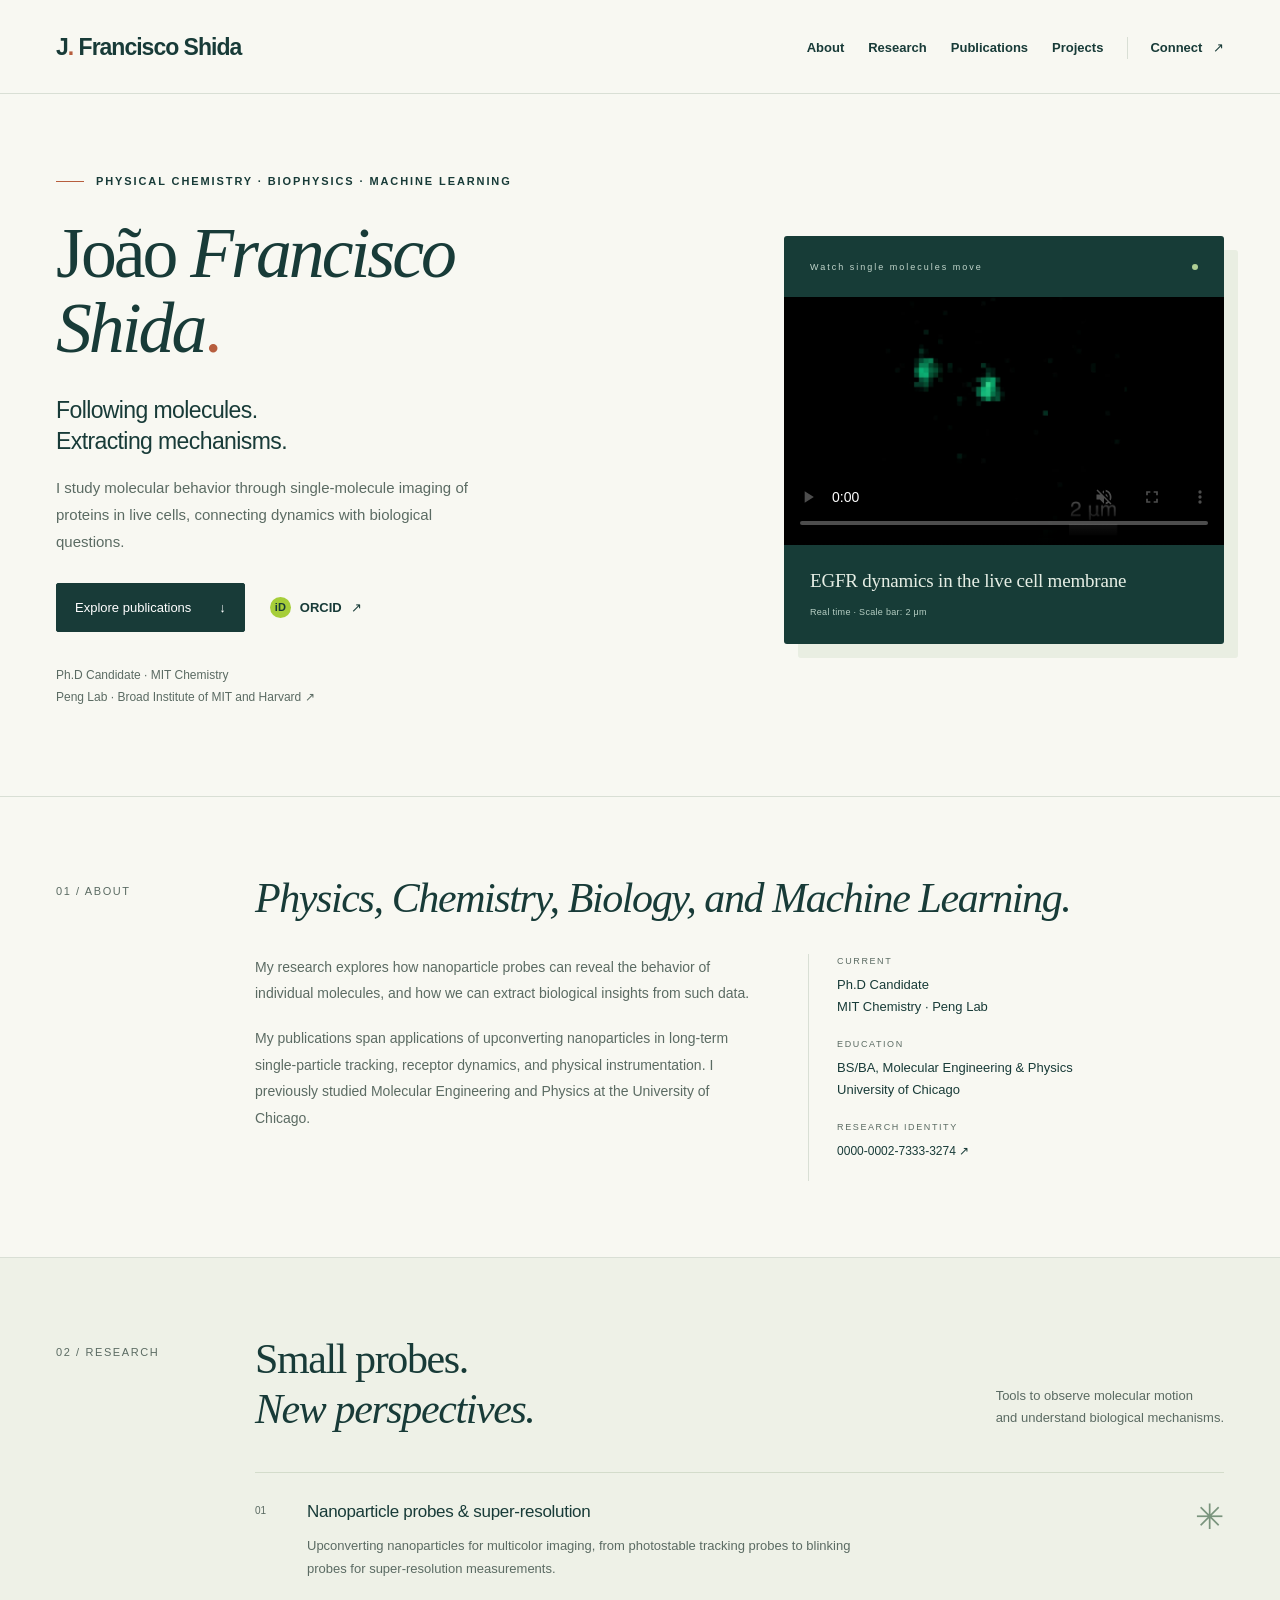
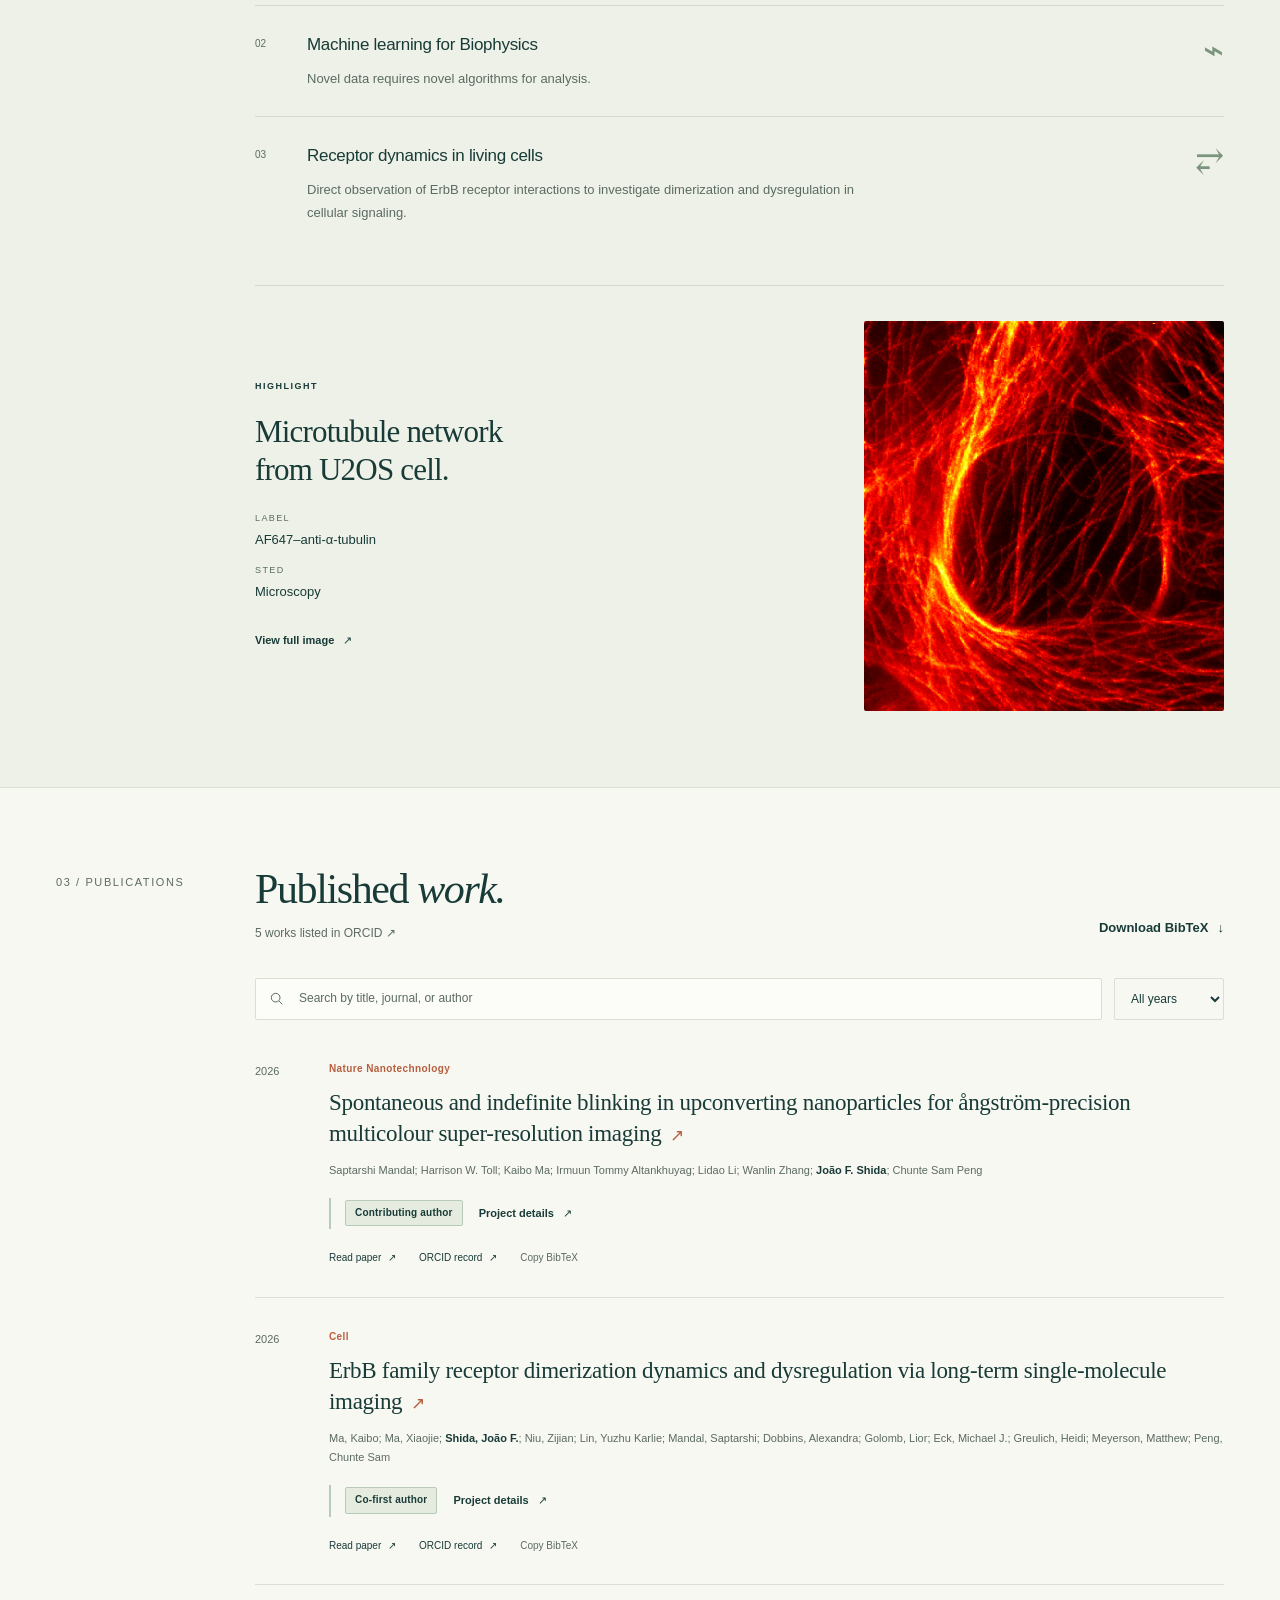
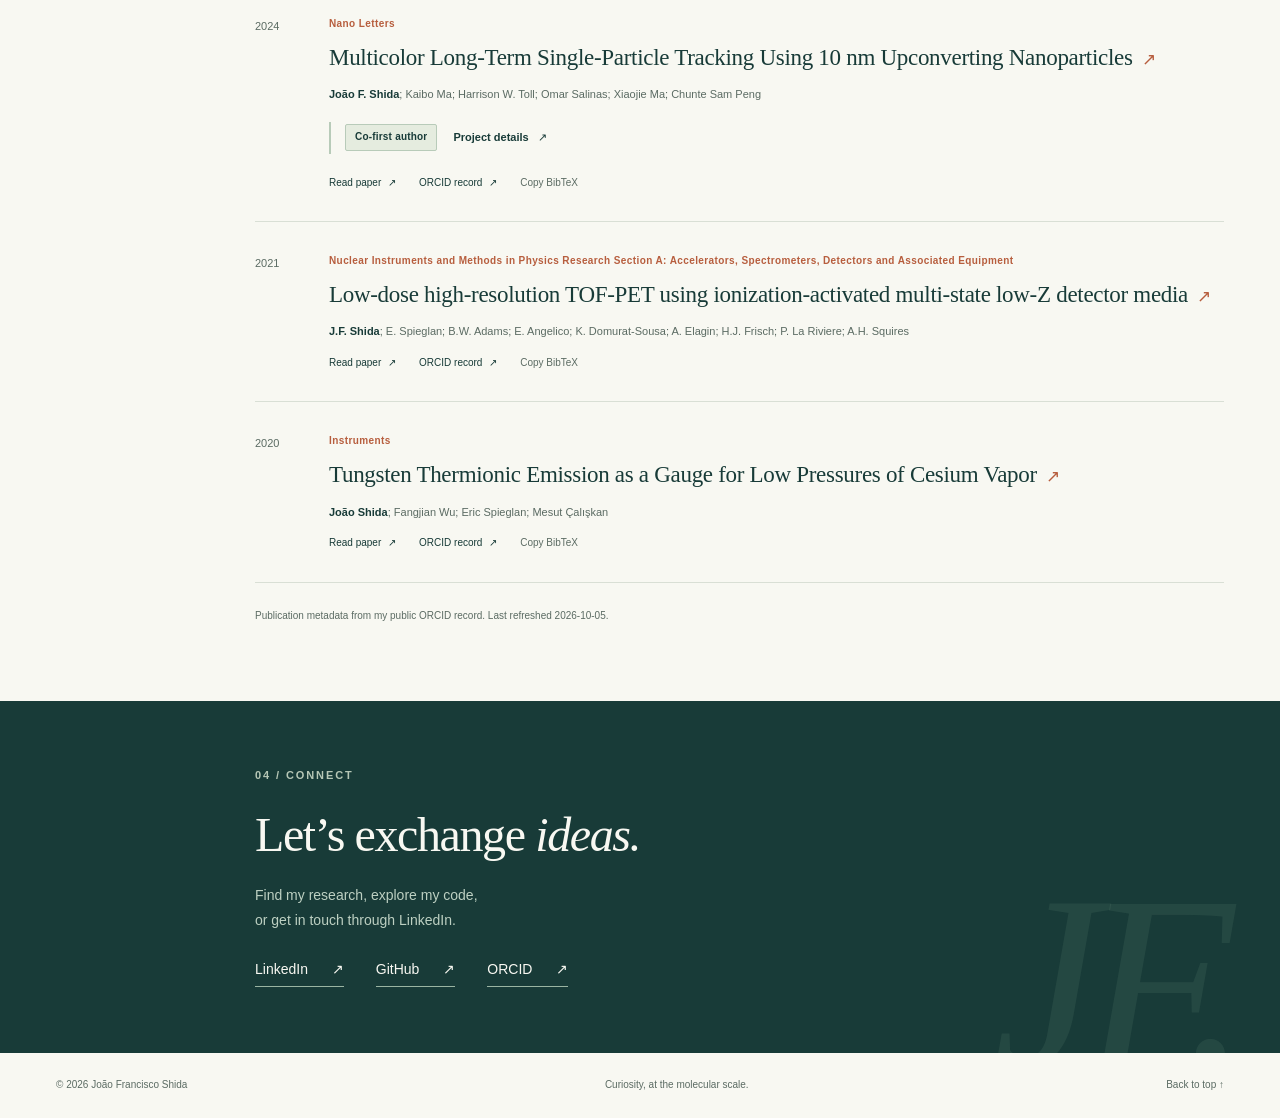
<file: index.html>
<!doctype html>
<html lang="en">
<head>
  <meta charset="utf-8">
  <meta name="viewport" content="width=device-width, initial-scale=1">
  <title>João Francisco Shida | Single-molecule imaging, Microscopy Tool-building, Machine learning for Biophysics</title>
  <meta name="description" content="João Francisco Shida, graduate student in MIT Chemistry and the Peng Lab. Research in single-molecule imaging, Biophysics, and molecular dynamics.">
  <meta name="theme-color" content="#183b38">
  <meta property="og:title" content="João Francisco Shida">
  <meta property="og:description" content="Single-molecule imaging, Biophysics, and molecular dynamics. Research and publications.">
  <meta property="og:type" content="website">
  <meta property="og:url" content="https://jfshida.github.io/">
  <link rel="canonical" href="https://jfshida.github.io/">
  <link rel="icon" href="assets/favicon.svg" type="image/svg+xml">
  <link rel="stylesheet" href="styles.css?v=6">
  <script src="script.js?v=3" defer></script>
</head>
<body>
  <a class="skip-link" href="#main">Skip to content</a>
  <header class="site-header">
    <a class="wordmark" href="#main" aria-label="João Francisco Shida, home">J<span class="wordmark-dot">.</span> Francisco Shida</a>
    <nav aria-label="Main navigation"><a href="#about">About</a><a href="#research">Research</a><a href="#publications">Publications</a><a href="projects/index.html">Projects</a><a href="#connect" class="nav-connect">Connect <span aria-hidden="true">↗</span></a></nav>
  </header>
  <main id="main">
    <section class="hero" aria-labelledby="hero-title">
      <div class="hero-copy">
        <p class="eyebrow"><span class="small-line"></span> Physical chemistry · Biophysics · Machine Learning</p>
        <h1 id="hero-title">João <em>Francisco</em><br><em>Shida</em><span class="name-dot">.</span></h1>
        <p class="hero-intro">Following molecules.<br>Extracting mechanisms.</p>
        <p class="hero-description">I study molecular behavior through single-molecule imaging of proteins in live cells, connecting dynamics with biological questions.</p>
        <div class="hero-links"><a class="button-primary" href="#publications">Explore publications <span aria-hidden="true">↓</span></a><a class="text-link" href="https://orcid.org/0000-0002-7333-3274"><span class="orcid-icon" aria-hidden="true">iD</span> ORCID <span aria-hidden="true">↗</span></a></div>
        <p class="hero-affiliation">Ph.D Candidate · MIT Chemistry<br><a href="https://www.sampenglab.org/team">Peng Lab · Broad Institute of MIT and Harvard <span aria-hidden="true">↗</span></a></p>
      </div>
      <figure class="molecule-figure">
        <div class="figure-top"><span>Watch single molecules move</span><span class="figure-dot" aria-hidden="true"></span></div>
        <video class="hero-video" width="1920" height="1080" autoplay muted loop playsinline controls preload="metadata" poster="assets/microscopy-poster.jpg" aria-label="Microscopy video showing moving fluorescent spots, with a 2 micrometer scale bar" aria-describedby="video-caption">
          <source src="assets/microscopy.mp4" type="video/mp4">
          <p>Your browser does not support embedded video. <a href="assets/microscopy.mp4">Watch the microscopy video</a>.</p>
        </video>
        <figcaption id="video-caption"><div class="figure-caption-title">EGFR dynamics in the live cell membrane</div><div class="figure-caption-sub">Real time · Scale bar: 2 μm</div></figcaption>
      </figure>
    </section>
    <section class="about section" id="about" aria-labelledby="about-title">
      <div class="section-label">01 / About</div>
      <div class="about-content"><h2 id="about-title"><em>Physics, Chemistry, Biology, and Machine Learning.</em></h2>
        <div class="about-columns"><div><p>My research explores how nanoparticle probes can reveal the behavior of individual molecules, and how we can extract biological insights from such data.</p><p>My publications span applications of upconverting nanoparticles in long-term single-particle tracking, receptor dynamics, and physical instrumentation. I previously studied Molecular Engineering and Physics at the University of Chicago.</p></div>
          <dl class="profile-details"><div><dt>Current</dt><dd>Ph.D Candidate<br>MIT Chemistry · Peng Lab</dd></div><div><dt>Education</dt><dd>BS/BA, Molecular Engineering &amp; Physics<br>University of Chicago</dd></div><div><dt>Research identity</dt><dd><a href="https://orcid.org/0000-0002-7333-3274">0000-0002-7333-3274 <span aria-hidden="true">↗</span></a></dd></div></dl></div>
      </div>
    </section>
    <section class="research section" id="research" aria-labelledby="research-title">
      <div class="section-label">02 / Research</div>
      <div class="research-content"><div class="section-heading"><h2 id="research-title">Small probes.<br><em>New perspectives.</em></h2><p>Tools to observe molecular motion<br>and understand biological mechanisms.</p></div>
        <div class="research-list">
          <article><span class="theme-number">01</span><div><h3>Nanoparticle probes &amp; super-resolution</h3><p>Upconverting nanoparticles for multicolor imaging, from photostable tracking probes to blinking probes for super-resolution measurements.</p></div><span class="theme-symbol" aria-hidden="true">✳</span></article>
          <article><span class="theme-number">02</span><div><h3>Machine learning for Biophysics</h3><p>Novel data requires novel algorithms for analysis.</p></div><span class="theme-symbol" aria-hidden="true">⌁</span></article>
          <article><span class="theme-number">03</span><div><h3>Receptor dynamics in living cells</h3><p>Direct observation of ErbB receptor interactions to investigate dimerization and dysregulation in cellular signaling.</p></div><span class="theme-symbol" aria-hidden="true">⥂</span></article>
        </div>
        <figure class="research-micrograph">
          <figcaption><p class="eyebrow">HIGHLIGHT</p><h3>Microtubule network<br>from U2OS cell.</h3><dl><div><dt>Label</dt><dd>AF647–anti-α-tubulin</dd></div><div><dt>STED</dt><dd>Microscopy</dd></div></dl><a class="text-link" href="assets/u2os-microtubules.png">View full image <span aria-hidden="true">↗</span></a></figcaption>
          <a href="assets/u2os-microtubules.png" aria-label="View the full-size U2OS cell microtubule image"><img src="assets/u2os-microtubules.png" width="777" height="842" loading="lazy" decoding="async" alt="Fluorescence image of U2OS cell microtubule networks labeled with AF647–anti-alpha-tubulin, displayed in red and yellow."></a>
        </figure>
      </div>
    </section>
    <section class="publications-section section" id="publications" aria-labelledby="publications-title">
      <div class="section-label">03 / Publications</div>
      <div class="publications-content"><div class="section-heading"><div><h2 id="publications-title">Published <em>work.</em></h2><p class="pub-source"><!-- PUB_COUNT:START -->5<!-- PUB_COUNT:END --> works listed in <a href="https://orcid.org/0000-0002-7333-3274">ORCID <span aria-hidden="true">↗</span></a></p></div><a class="text-link bib-download" href="publications.bib" download>Download BibTeX <span aria-hidden="true">↓</span></a></div>
        <div class="publication-tools" hidden><label class="search-box"><span class="sr-only">Search publications</span><svg aria-hidden="true" viewBox="0 0 24 24"><circle cx="10" cy="10" r="6.5"/><path d="m15 15 5 5"/></svg><input id="paper-search" type="search" placeholder="Search by title, journal, or author" autocomplete="off"></label><label class="year-select"><span class="sr-only">Filter by publication year</span><select id="paper-year"><!-- YEAR_OPTIONS:START --><option value="all">All years</option><option value="2026">2026</option><option value="2024">2024</option><option value="2021">2021</option><option value="2020">2020</option><!-- YEAR_OPTIONS:END --></select></label></div>
        <div id="publication-list"><!-- PUBLICATIONS:START --><article class="publication" data-year="2026" data-search="Spontaneous and indefinite blinking in upconverting nanoparticles for ångström-precision multicolour super-resolution imaging Nature Nanotechnology 2026 Saptarshi Mandal Harrison W. Toll Kaibo Ma Irmuun Tommy Altankhuyag Lidao Li Wanlin Zhang João F. Shida Chunte Sam Peng">
          <div class="paper-year">2026</div>
          <div class="paper-body"><div class="paper-journal">Nature Nanotechnology</div>
          <h3><a href="https://doi.org/10.1038/s41565-026-02233-x">Spontaneous and indefinite blinking in upconverting nanoparticles for ångström-precision multicolour super-resolution imaging<span aria-hidden="true" class="paper-arrow">↗</span></a></h3>
          <p class="authors">Saptarshi Mandal; Harrison W. Toll; Kaibo Ma; Irmuun Tommy Altankhuyag; Lidao Li; Wanlin Zhang; <strong>João F. Shida</strong>; Chunte Sam Peng</p><div class="paper-contribution"><span class="role-badge">Contributing author</span><a class="text-link" href="projects/spontaneous-blinking/index.html">Project details <span aria-hidden="true">↗</span></a></div>
          <div class="paper-actions"><a href="https://doi.org/10.1038/s41565-026-02233-x">Read paper <span aria-hidden="true">↗</span></a>
          <a href="https://orcid.org/0000-0002-7333-3274">ORCID record <span aria-hidden="true">↗</span></a>
          <button type="button" class="copy-citation" data-citation="@article{shida2026_1,
  title = {Spontaneous and indefinite blinking in upconverting nanoparticles for ångström-precision multicolour super-resolution imaging},
  author = {Saptarshi Mandal and Harrison W. Toll and Kaibo Ma and Irmuun Tommy Altankhuyag and Lidao Li and Wanlin Zhang and João F. Shida and Chunte Sam Peng},
  journal = {Nature Nanotechnology},
  year = {2026},
  doi = {10.1038/s41565-026-02233-x},
  url = {https://doi.org/10.1038/s41565-026-02233-x}
}">Copy BibTeX</button></div></div></article>
<article class="publication" data-year="2026" data-search="ErbB family receptor dimerization dynamics and dysregulation via long-term single-molecule imaging Cell 2026 Ma, Kaibo Ma, Xiaojie Shida, João F. Niu, Zijian Lin, Yuzhu Karlie Mandal, Saptarshi Dobbins, Alexandra Golomb, Lior Eck, Michael J. Greulich, Heidi Meyerson, Matthew Peng, Chunte Sam">
          <div class="paper-year">2026</div>
          <div class="paper-body"><div class="paper-journal">Cell</div>
          <h3><a href="https://doi.org/10.1016/j.cell.2026.04.010">ErbB family receptor dimerization dynamics and dysregulation via long-term single-molecule imaging<span aria-hidden="true" class="paper-arrow">↗</span></a></h3>
          <p class="authors">Ma, Kaibo; Ma, Xiaojie; <strong>Shida, João F.</strong>; Niu, Zijian; Lin, Yuzhu Karlie; Mandal, Saptarshi; Dobbins, Alexandra; Golomb, Lior; Eck, Michael J.; Greulich, Heidi; Meyerson, Matthew; Peng, Chunte Sam</p><div class="paper-contribution"><span class="role-badge">Co-first author</span><a class="text-link" href="projects/erbb-dynamics/index.html">Project details <span aria-hidden="true">↗</span></a></div>
          <div class="paper-actions"><a href="https://doi.org/10.1016/j.cell.2026.04.010">Read paper <span aria-hidden="true">↗</span></a>
          <a href="https://orcid.org/0000-0002-7333-3274">ORCID record <span aria-hidden="true">↗</span></a>
          <button type="button" class="copy-citation" data-citation="@article{shida2026_2,
  title = {ErbB family receptor dimerization dynamics and dysregulation via long-term single-molecule imaging},
  author = {Ma, Kaibo and Ma, Xiaojie and Shida, João F. and Niu, Zijian and Lin, Yuzhu Karlie and Mandal, Saptarshi and Dobbins, Alexandra and Golomb, Lior and Eck, Michael J. and Greulich, Heidi and Meyerson, Matthew and Peng, Chunte Sam},
  journal = {Cell},
  year = {2026},
  doi = {10.1016/j.cell.2026.04.010},
  url = {https://doi.org/10.1016/j.cell.2026.04.010}
}">Copy BibTeX</button></div></div></article>
<article class="publication" data-year="2024" data-search="Multicolor Long-Term Single-Particle Tracking Using 10 nm Upconverting Nanoparticles Nano Letters 2024 João F. Shida Kaibo Ma Harrison W. Toll Omar Salinas Xiaojie Ma Chunte Sam Peng">
          <div class="paper-year">2024</div>
          <div class="paper-body"><div class="paper-journal">Nano Letters</div>
          <h3><a href="https://doi.org/10.1021/acs.nanolett.4c00207">Multicolor Long-Term Single-Particle Tracking Using 10 nm Upconverting Nanoparticles<span aria-hidden="true" class="paper-arrow">↗</span></a></h3>
          <p class="authors"><strong>João F. Shida</strong>; Kaibo Ma; Harrison W. Toll; Omar Salinas; Xiaojie Ma; Chunte Sam Peng</p><div class="paper-contribution"><span class="role-badge">Co-first author</span><a class="text-link" href="projects/ucnp-optical-measurements/index.html">Project details <span aria-hidden="true">↗</span></a></div>
          <div class="paper-actions"><a href="https://doi.org/10.1021/acs.nanolett.4c00207">Read paper <span aria-hidden="true">↗</span></a>
          <a href="https://orcid.org/0000-0002-7333-3274">ORCID record <span aria-hidden="true">↗</span></a>
          <button type="button" class="copy-citation" data-citation="@article{shida2024_3,
  title = {Multicolor Long-Term Single-Particle Tracking Using 10 nm Upconverting Nanoparticles},
  author = {João F. Shida and Kaibo Ma and Harrison W. Toll and Omar Salinas and Xiaojie Ma and Chunte Sam Peng},
  journal = {Nano Letters},
  year = {2024},
  doi = {10.1021/acs.nanolett.4c00207},
  url = {https://doi.org/10.1021/acs.nanolett.4c00207}
}">Copy BibTeX</button></div></div></article>
<article class="publication" data-year="2021" data-search="Low-dose high-resolution TOF-PET using ionization-activated multi-state low-Z detector media Nuclear Instruments and Methods in Physics Research Section A: Accelerators, Spectrometers, Detectors and Associated Equipment 2021 J.F. Shida E. Spieglan B.W. Adams E. Angelico K. Domurat-Sousa A. Elagin H.J. Frisch P. La Riviere A.H. Squires">
          <div class="paper-year">2021</div>
          <div class="paper-body"><div class="paper-journal">Nuclear Instruments and Methods in Physics Research Section A: Accelerators, Spectrometers, Detectors and Associated Equipment</div>
          <h3><a href="https://doi.org/10.1016/j.nima.2021.165801">Low-dose high-resolution TOF-PET using ionization-activated multi-state low-Z detector media<span aria-hidden="true" class="paper-arrow">↗</span></a></h3>
          <p class="authors"><strong>J.F. Shida</strong>; E. Spieglan; B.W. Adams; E. Angelico; K. Domurat-Sousa; A. Elagin; H.J. Frisch; P. La Riviere; A.H. Squires</p>
          <div class="paper-actions"><a href="https://doi.org/10.1016/j.nima.2021.165801">Read paper <span aria-hidden="true">↗</span></a>
          <a href="https://orcid.org/0000-0002-7333-3274">ORCID record <span aria-hidden="true">↗</span></a>
          <button type="button" class="copy-citation" data-citation="@article{shida2021_4,
  title = {Low-dose high-resolution TOF-PET using ionization-activated multi-state low-Z detector media},
  author = {J.F. Shida and E. Spieglan and B.W. Adams and E. Angelico and K. Domurat-Sousa and A. Elagin and H.J. Frisch and P. La Riviere and A.H. Squires},
  journal = {Nuclear Instruments and Methods in Physics Research Section A: Accelerators, Spectrometers, Detectors and Associated Equipment},
  year = {2021},
  doi = {10.1016/j.nima.2021.165801},
  url = {https://doi.org/10.1016/j.nima.2021.165801}
}">Copy BibTeX</button></div></div></article>
<article class="publication" data-year="2020" data-search="Tungsten Thermionic Emission as a Gauge for Low Pressures of Cesium Vapor Instruments 2020 João Shida Fangjian Wu Eric Spieglan Mesut Çalışkan">
          <div class="paper-year">2020</div>
          <div class="paper-body"><div class="paper-journal">Instruments</div>
          <h3><a href="https://doi.org/10.3390/instruments4040034">Tungsten Thermionic Emission as a Gauge for Low Pressures of Cesium Vapor<span aria-hidden="true" class="paper-arrow">↗</span></a></h3>
          <p class="authors"><strong>João Shida</strong>; Fangjian Wu; Eric Spieglan; Mesut Çalışkan</p>
          <div class="paper-actions"><a href="https://doi.org/10.3390/instruments4040034">Read paper <span aria-hidden="true">↗</span></a>
          <a href="https://orcid.org/0000-0002-7333-3274">ORCID record <span aria-hidden="true">↗</span></a>
          <button type="button" class="copy-citation" data-citation="@article{shida2020_5,
  title = {Tungsten Thermionic Emission as a Gauge for Low Pressures of Cesium Vapor},
  author = {João Shida and Fangjian Wu and Eric Spieglan and Mesut Çalışkan},
  journal = {Instruments},
  year = {2020},
  doi = {10.3390/instruments4040034},
  url = {https://doi.org/10.3390/instruments4040034}
}">Copy BibTeX</button></div></div></article><!-- PUBLICATIONS:END --></div>
        <p id="no-results" hidden>No publications match your search. <button type="button" id="clear-filters">Clear filters</button></p>
        <p class="source-note">Publication metadata from my public ORCID record. Last refreshed <time><!-- UPDATED:START -->2026-10-05<!-- UPDATED:END --></time>.</p>
        <p class="sr-only" id="filter-status" role="status" aria-live="polite"></p>
      </div>
    </section>
    <section class="connect-section" id="connect" aria-labelledby="connect-title"><div class="connect-inner"><p class="eyebrow">04 / Connect</p><h2 id="connect-title">Let’s exchange <em>ideas.</em></h2><p>Find my research, explore my code,<br>or get in touch through LinkedIn.</p><div class="connect-links"><a href="https://www.linkedin.com/in/joaofshida">LinkedIn <span aria-hidden="true">↗</span></a><a href="https://github.com/jfshida">GitHub <span aria-hidden="true">↗</span></a><a href="https://orcid.org/0000-0002-7333-3274">ORCID <span aria-hidden="true">↗</span></a></div></div><span class="connect-mark" aria-hidden="true">JF.</span></section>
  </main>
  <footer><span>© <span id="copyright-year">2026</span> João Francisco Shida</span><span>Curiosity, at the molecular scale.</span><a href="#main">Back to top ↑</a></footer>
  <dialog id="citation-dialog"><form method="dialog"><div class="dialog-heading"><h2>BibTeX citation</h2><button class="dialog-close" aria-label="Close citation">×</button></div><p>Select and copy the citation below.</p><textarea id="citation-text" aria-label="BibTeX citation" readonly></textarea><button class="button-primary">Done</button></form></dialog>
  <div id="toast" class="toast" role="status" aria-live="polite"></div>
</body>
</html>
</file>
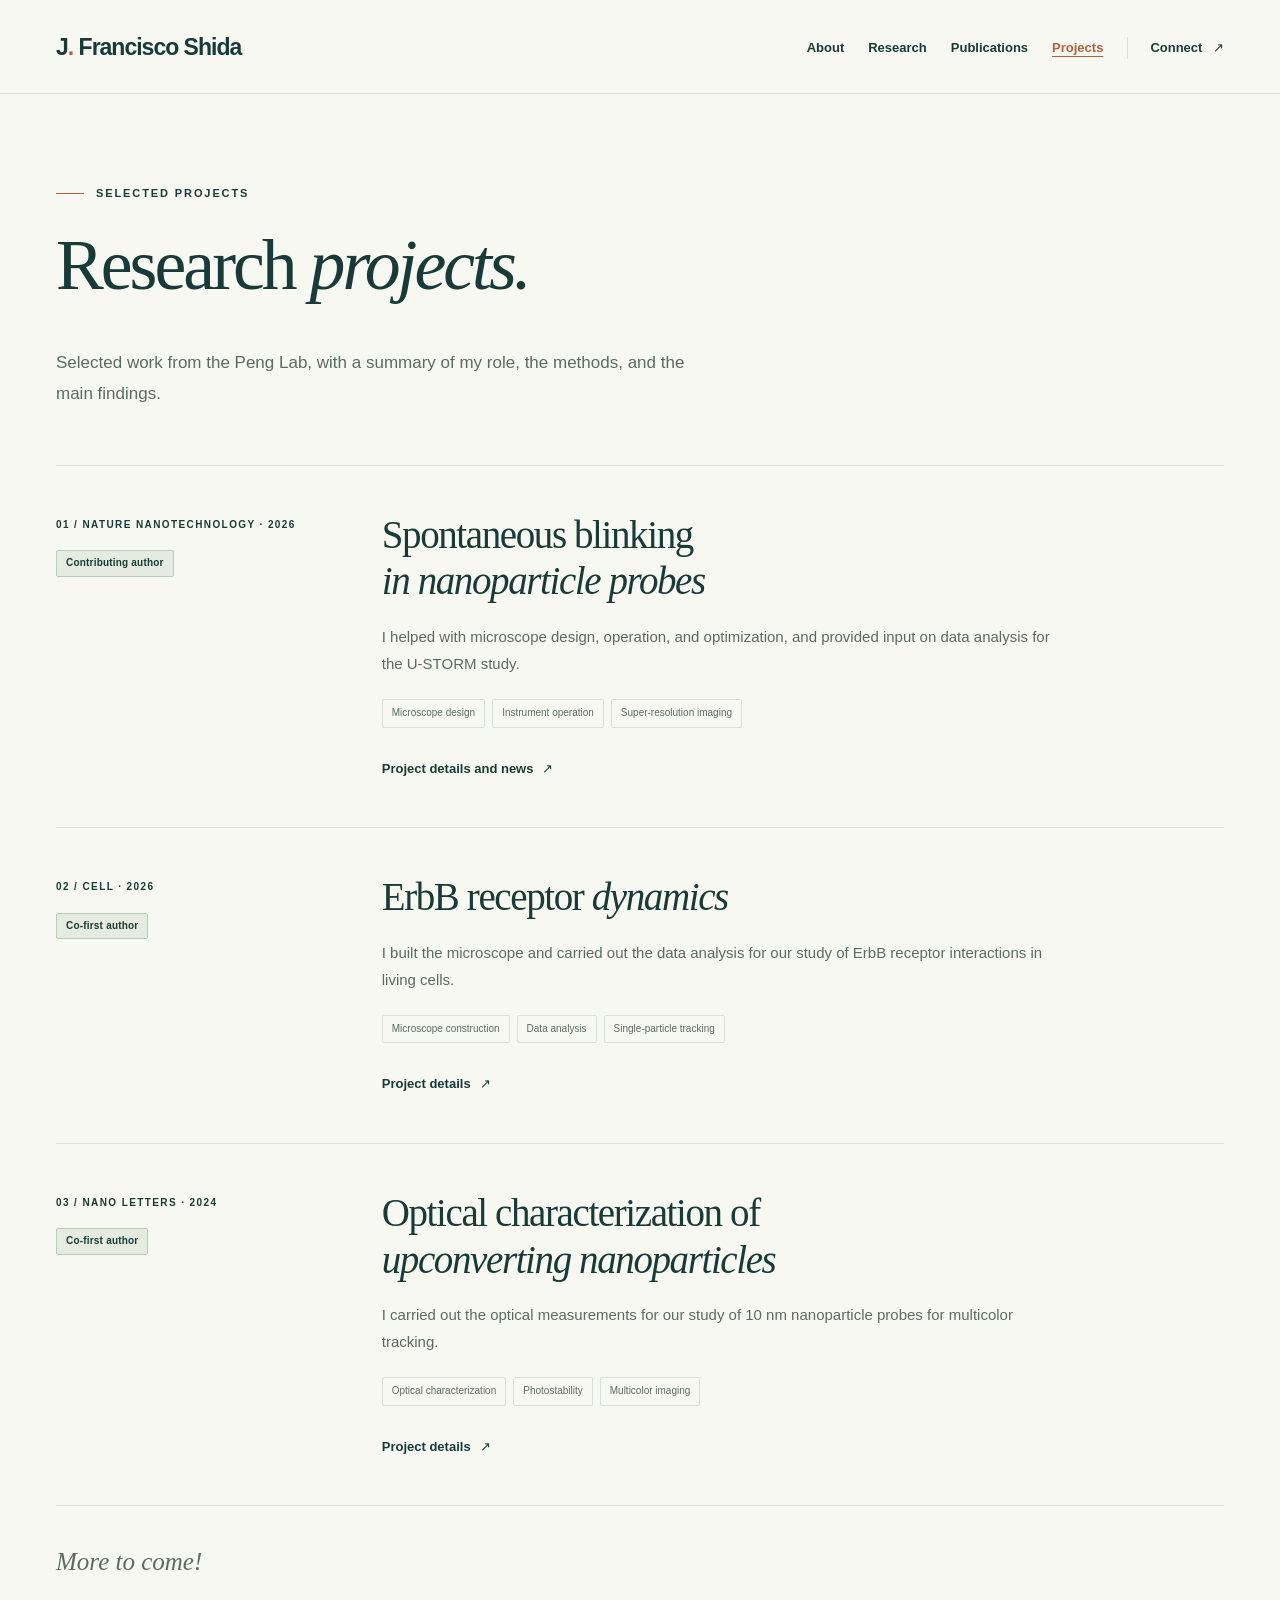
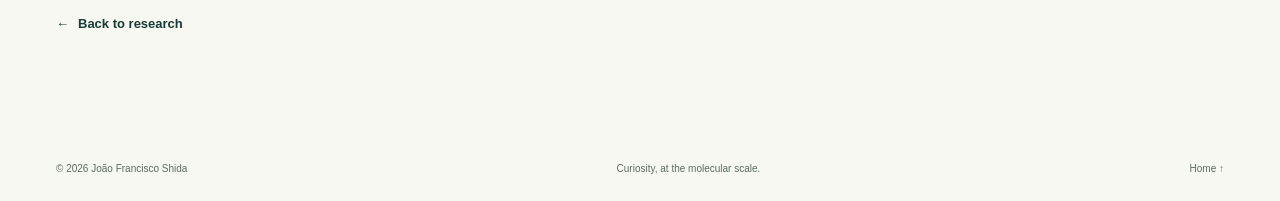
<file: projects/index.html>
<!doctype html>
<html lang="en">
<head>
  <meta charset="utf-8">
  <meta name="viewport" content="width=device-width, initial-scale=1">
  <title>Projects | João Francisco Shida</title>
  <meta name="description" content="Research projects in microscope construction, quantitative data analysis, and optical characterization by João Francisco Shida.">
  <meta name="theme-color" content="#183b38">
  <link rel="canonical" href="https://jfshida.github.io/projects/">
  <link rel="icon" href="../assets/favicon.svg" type="image/svg+xml">
  <link rel="stylesheet" href="../styles.css?v=6">
</head>
<body class="projects-page">
  <a class="skip-link" href="#main">Skip to content</a>
  <header class="site-header">
    <a class="wordmark" href="../index.html" aria-label="João Francisco Shida, home">J<span class="wordmark-dot">.</span> Francisco Shida</a>
    <nav aria-label="Main navigation"><a href="../index.html#about">About</a><a href="../index.html#research">Research</a><a href="../index.html#publications">Publications</a><a href="index.html" aria-current="page">Projects</a><a href="../index.html#connect" class="nav-connect">Connect <span aria-hidden="true">↗</span></a></nav>
  </header>
  <main id="main" class="projects-main">
    <p class="eyebrow"><span class="small-line"></span> Selected projects</p>
    <h1>Research <em>projects.</em></h1>
    <p class="project-intro">Selected work from the Peng Lab, with a summary of my role, the methods, and the main findings.</p>
    <div class="project-directory">
      <article class="project-entry">
        <div class="project-entry-meta"><span class="eyebrow">01 / Nature Nanotechnology · 2026</span><span class="role-badge">Contributing author</span></div>
        <div><h2><a href="spontaneous-blinking/index.html">Spontaneous blinking<br><em>in nanoparticle probes</em></a></h2><p>I helped with microscope design, operation, and optimization, and provided input on data analysis for the U-STORM study.</p><ul class="skill-list" aria-label="Project focus"><li>Microscope design</li><li>Instrument operation</li><li>Super-resolution imaging</li></ul><a class="text-link" href="spontaneous-blinking/index.html">Project details and news <span aria-hidden="true">↗</span></a></div>
      </article>
      <article class="project-entry">
        <div class="project-entry-meta"><span class="eyebrow">02 / Cell · 2026</span><span class="role-badge">Co-first author</span></div>
        <div><h2><a href="erbb-dynamics/index.html">ErbB receptor <em>dynamics</em></a></h2><p>I built the microscope and carried out the data analysis for our study of ErbB receptor interactions in living cells.</p><ul class="skill-list" aria-label="Project focus"><li>Microscope construction</li><li>Data analysis</li><li>Single-particle tracking</li></ul><a class="text-link" href="erbb-dynamics/index.html">Project details <span aria-hidden="true">↗</span></a></div>
      </article>
      <article class="project-entry">
        <div class="project-entry-meta"><span class="eyebrow">03 / Nano Letters · 2024</span><span class="role-badge">Co-first author</span></div>
        <div><h2><a href="ucnp-optical-measurements/index.html">Optical characterization of<br><em>upconverting nanoparticles</em></a></h2><p>I carried out the optical measurements for our study of 10 nm nanoparticle probes for multicolor tracking.</p><ul class="skill-list" aria-label="Project focus"><li>Optical characterization</li><li>Photostability</li><li>Multicolor imaging</li></ul><a class="text-link" href="ucnp-optical-measurements/index.html">Project details <span aria-hidden="true">↗</span></a></div>
      </article>
    </div>
    <p class="project-more">More to come!</p>
    <a class="text-link" href="../index.html#research"><span aria-hidden="true">←</span> Back to research</a>
  </main>
  <footer><span>© 2026 João Francisco Shida</span><span>Curiosity, at the molecular scale.</span><a href="../index.html">Home ↑</a></footer>
</body>
</html>
</file>
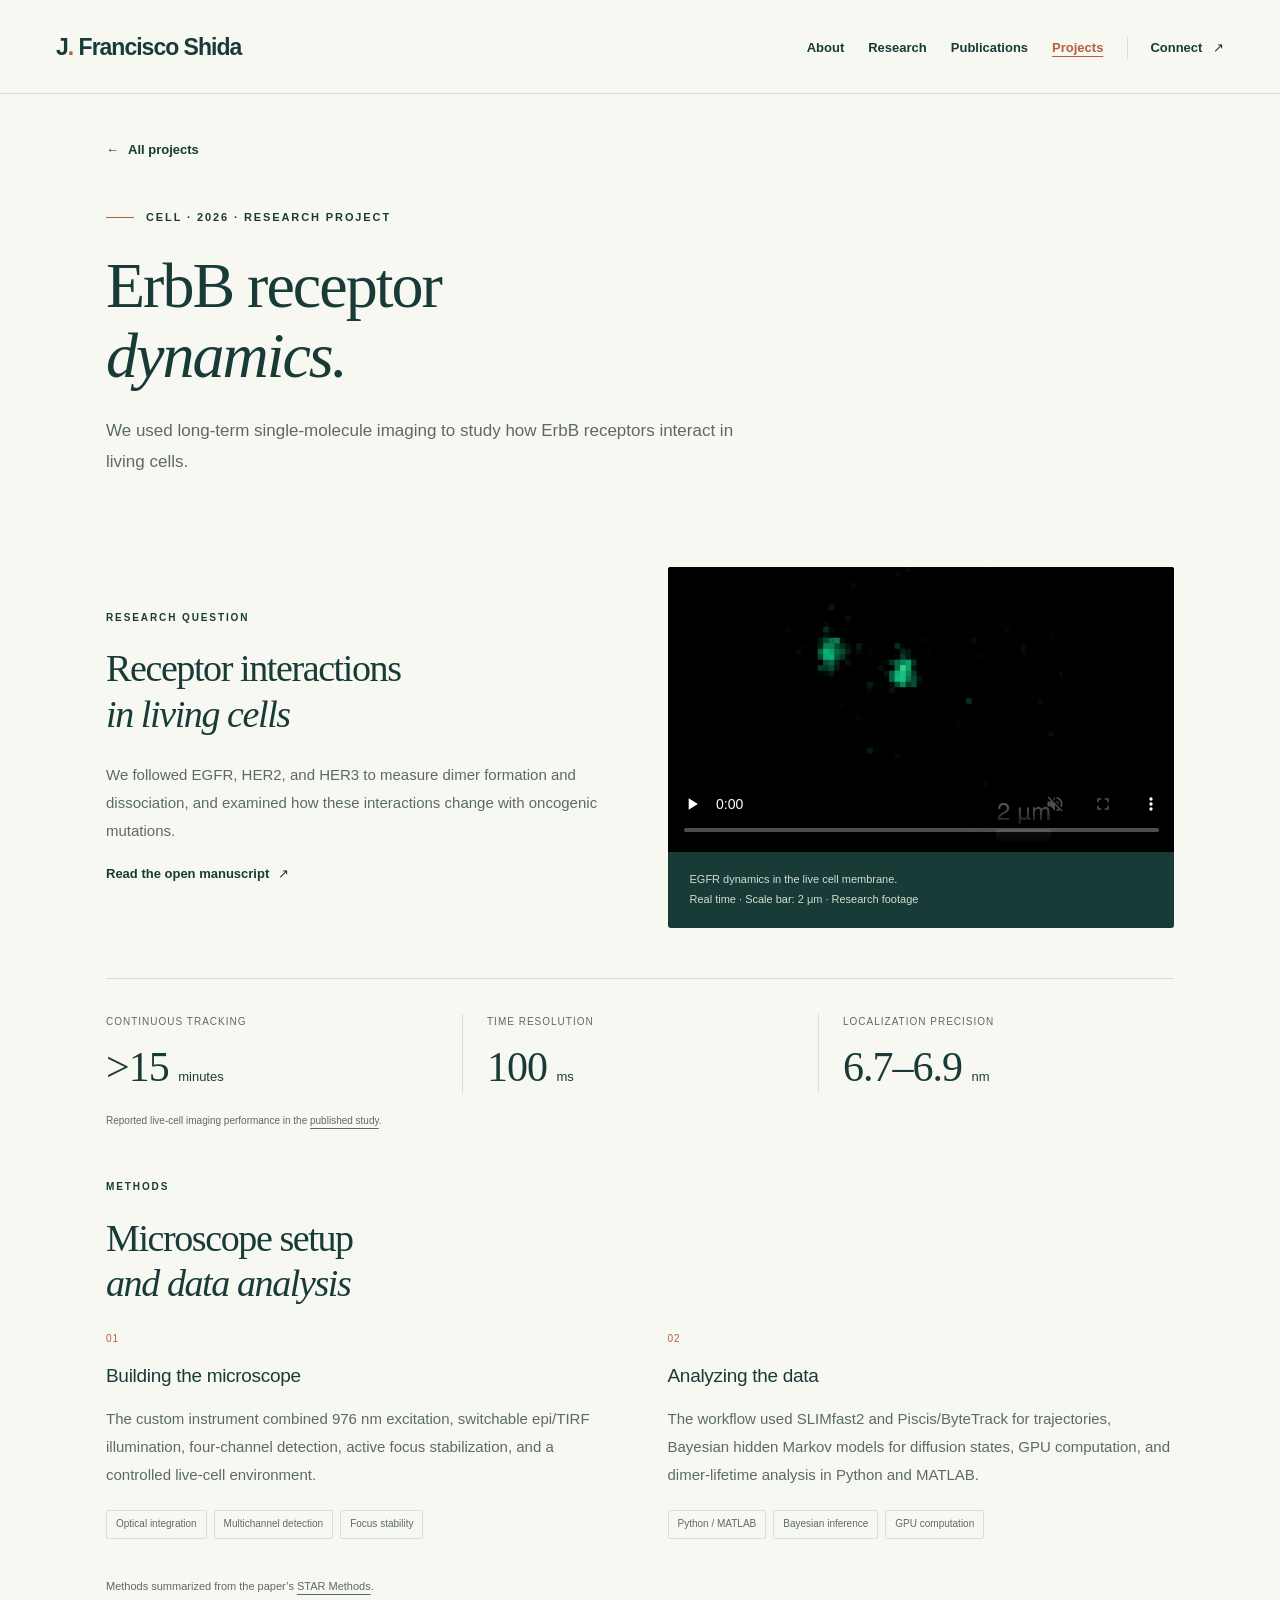
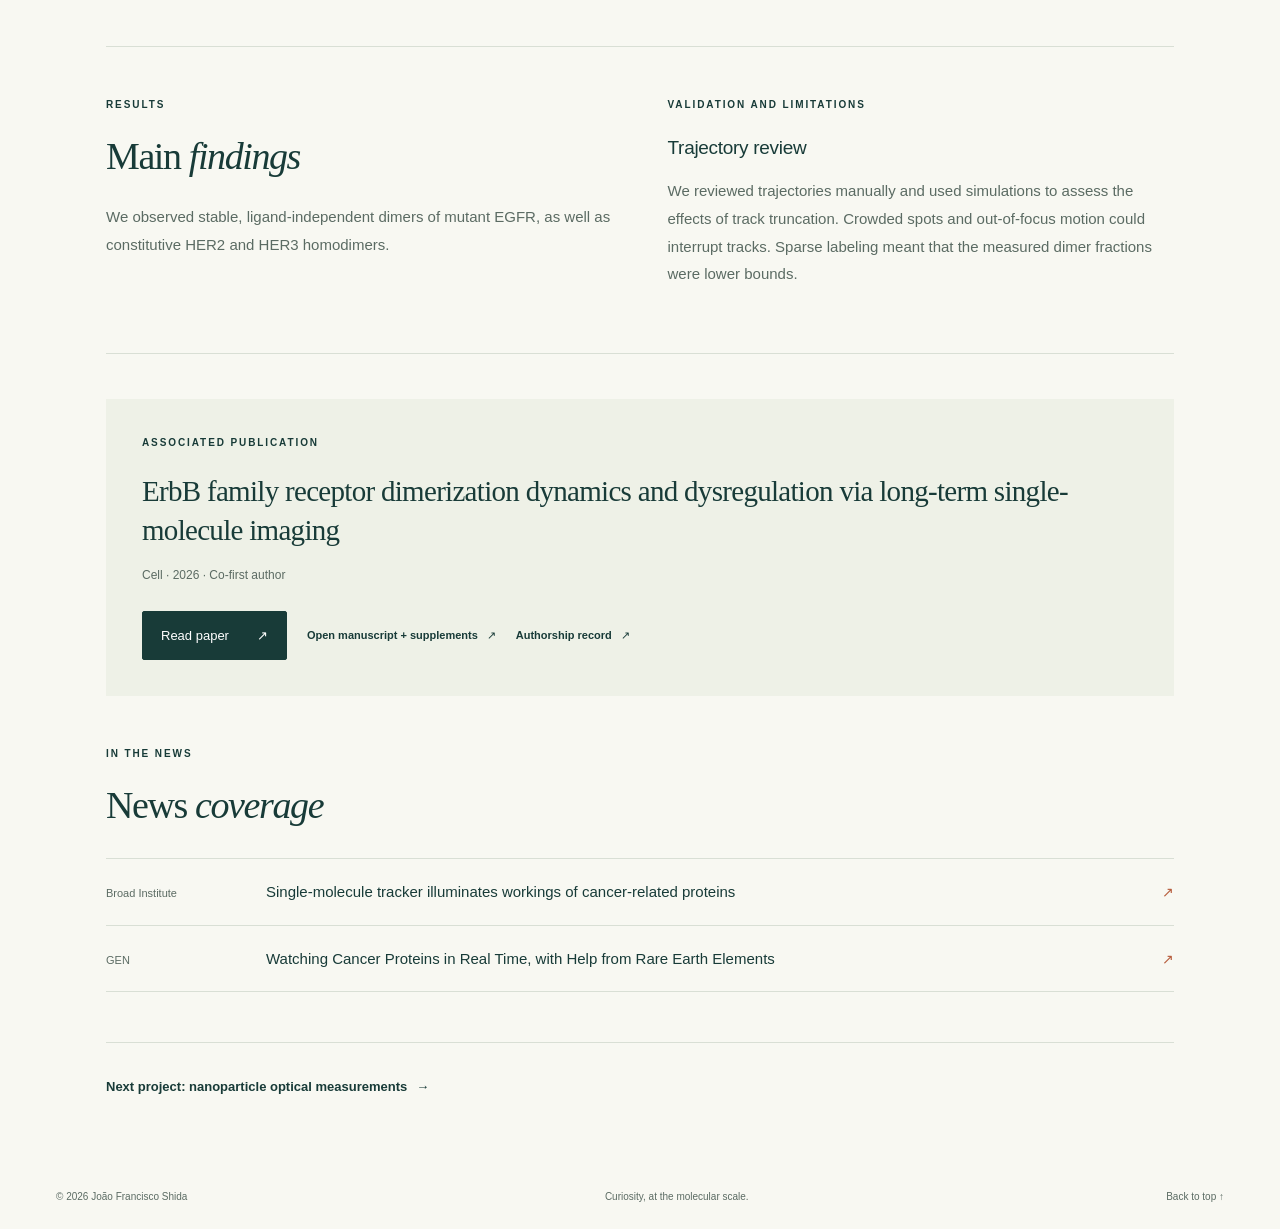
<file: projects/erbb-dynamics/index.html>
<!doctype html>
<html lang="en">
<head>
  <meta charset="utf-8">
  <meta name="viewport" content="width=device-width, initial-scale=1">
  <title>ErbB receptor dynamics | João Francisco Shida</title>
  <meta name="description" content="Co-first-author research project: João Francisco Shida's microscope construction and data analysis for the 2026 Cell paper on ErbB receptor dynamics.">
  <meta name="theme-color" content="#183b38">
  <meta property="og:title" content="ErbB receptor dynamics">
  <meta property="og:description" content="Microscope construction and quantitative data analysis by João Francisco Shida. Cell, 2026.">
  <meta property="og:type" content="article">
  <meta property="og:url" content="https://jfshida.github.io/projects/erbb-dynamics/">
  <link rel="canonical" href="https://jfshida.github.io/projects/erbb-dynamics/">
  <link rel="icon" href="../../assets/favicon.svg" type="image/svg+xml">
  <link rel="stylesheet" href="../../styles.css?v=6">
</head>
<body class="projects-page case-page">
  <a class="skip-link" href="#main">Skip to content</a>
  <header class="site-header">
    <a class="wordmark" href="../../index.html" aria-label="João Francisco Shida, home">J<span class="wordmark-dot">.</span> Francisco Shida</a>
    <nav aria-label="Main navigation"><a href="../../index.html#about">About</a><a href="../../index.html#research">Research</a><a href="../../index.html#publications">Publications</a><a href="../index.html" aria-current="page">Projects</a><a href="../../index.html#connect" class="nav-connect">Connect <span aria-hidden="true">↗</span></a></nav>
  </header>
  <main id="main" class="case-main">
    <a class="text-link case-back" href="../index.html"><span aria-hidden="true">←</span> All projects</a>
    <div class="case-heading"><p class="eyebrow"><span class="small-line"></span> Cell · 2026 · Research project</p><h1>ErbB receptor<br><em>dynamics.</em></h1><p class="project-intro">We used long-term single-molecule imaging to study how ErbB receptors interact in living cells.</p></div>
    <section class="case-section case-overview" aria-labelledby="question-title">
      <div><p class="eyebrow">Research question</p><h2 id="question-title">Receptor interactions<br><em>in living cells</em></h2><p>We followed EGFR, HER2, and HER3 to measure dimer formation and dissociation, and examined how these interactions change with oncogenic mutations.</p><a class="text-link" href="https://pmc.ncbi.nlm.nih.gov/articles/PMC13195542/">Read the open manuscript <span aria-hidden="true">↗</span></a></div>
      <figure class="case-video"><video width="1920" height="1080" controls muted playsinline preload="none" poster="../../assets/microscopy-poster.jpg" aria-label="Microscopy video of EGFR dynamics in the live cell membrane" aria-describedby="case-video-caption"><source src="../../assets/microscopy.mp4" type="video/mp4"><p><a href="../../assets/microscopy.mp4">Watch the microscopy video</a>.</p></video><figcaption id="case-video-caption">EGFR dynamics in the live cell membrane.<br>Real time · Scale bar: 2 μm · Research footage</figcaption></figure>
    </section>
    <dl class="project-metrics" aria-label="Published imaging performance"><div><dt>Continuous tracking</dt><dd>&gt;15 <span>minutes</span></dd></div><div><dt>Time resolution</dt><dd>100 <span>ms</span></dd></div><div><dt>Localization precision</dt><dd>6.7–6.9 <span>nm</span></dd></div></dl>
    <p class="metric-note">Reported live-cell imaging performance in the <a href="https://pmc.ncbi.nlm.nih.gov/articles/PMC13195542/">published study</a>.</p>
    <section class="case-section" aria-labelledby="methods-title">
      <p class="eyebrow">Methods</p><h2 id="methods-title">Microscope setup<br><em>and data analysis</em></h2>
      <div class="case-columns">
        <article><span class="case-number">01</span><h3>Building the microscope</h3><p>The custom instrument combined 976 nm excitation, switchable epi/TIRF illumination, four-channel detection, active focus stabilization, and a controlled live-cell environment.</p><ul class="skill-list"><li>Optical integration</li><li>Multichannel detection</li><li>Focus stability</li></ul></article>
        <article><span class="case-number">02</span><h3>Analyzing the data</h3><p>The workflow used SLIMfast2 and Piscis/ByteTrack for trajectories, Bayesian hidden Markov models for diffusion states, GPU computation, and dimer-lifetime analysis in Python and MATLAB.</p><ul class="skill-list"><li>Python / MATLAB</li><li>Bayesian inference</li><li>GPU computation</li></ul></article>
      </div>
      <p class="case-method-note">Methods summarized from the paper’s <a href="https://pmc.ncbi.nlm.nih.gov/articles/PMC13195542/">STAR Methods</a>.</p>
    </section>
    <section class="case-section case-columns" aria-label="Results and validation">
      <div><p class="eyebrow">Results</p><h2>Main <em>findings</em></h2><p>We observed stable, ligand-independent dimers of mutant EGFR, as well as constitutive HER2 and HER3 homodimers.</p></div>
      <div><p class="eyebrow">Validation and limitations</p><h3>Trajectory review</h3><p>We reviewed trajectories manually and used simulations to assess the effects of track truncation. Crowded spots and out-of-focus motion could interrupt tracks. Sparse labeling meant that the measured dimer fractions were lower bounds.</p></div>
    </section>
    <section class="case-publication" aria-labelledby="paper-title"><p class="eyebrow">Associated publication</p><h2 id="paper-title">ErbB family receptor dimerization dynamics and dysregulation via long-term single-molecule imaging</h2><p>Cell · 2026 · Co-first author</p><div class="case-links"><a class="button-primary" href="https://doi.org/10.1016/j.cell.2026.04.010">Read paper <span aria-hidden="true">↗</span></a><a class="text-link" href="https://pmc.ncbi.nlm.nih.gov/articles/PMC13195542/">Open manuscript + supplements <span aria-hidden="true">↗</span></a><a class="text-link" href="https://www.sampenglab.org/publications">Authorship record <span aria-hidden="true">↗</span></a></div></section>
    <section class="case-section case-news" aria-labelledby="news-title">
      <p class="eyebrow">In the news</p><h2 id="news-title">News <em>coverage</em></h2>
      <ul class="news-list">
        <li><a href="https://www.broadinstitute.org/news/single-molecule-tracker-illuminates-workings-cancer-related-proteins"><span class="news-source">Broad Institute</span><span class="news-title">Single-molecule tracker illuminates workings of cancer-related proteins</span><span aria-hidden="true">↗</span></a></li>
        <li><a href="https://www.genengnews.com/topics/translational-medicine/watching-cancer-proteins-in-real-time-with-help-from-rare-earth-elements/"><span class="news-source">GEN</span><span class="news-title">Watching Cancer Proteins in Real Time, with Help from Rare Earth Elements</span><span aria-hidden="true">↗</span></a></li>
      </ul>
    </section>
    <div class="case-next"><a class="text-link" href="../ucnp-optical-measurements/index.html">Next project: nanoparticle optical measurements <span aria-hidden="true">→</span></a></div>
  </main>
  <footer><span>© 2026 João Francisco Shida</span><span>Curiosity, at the molecular scale.</span><a href="#main">Back to top ↑</a></footer>
</body>
</html>
</file>
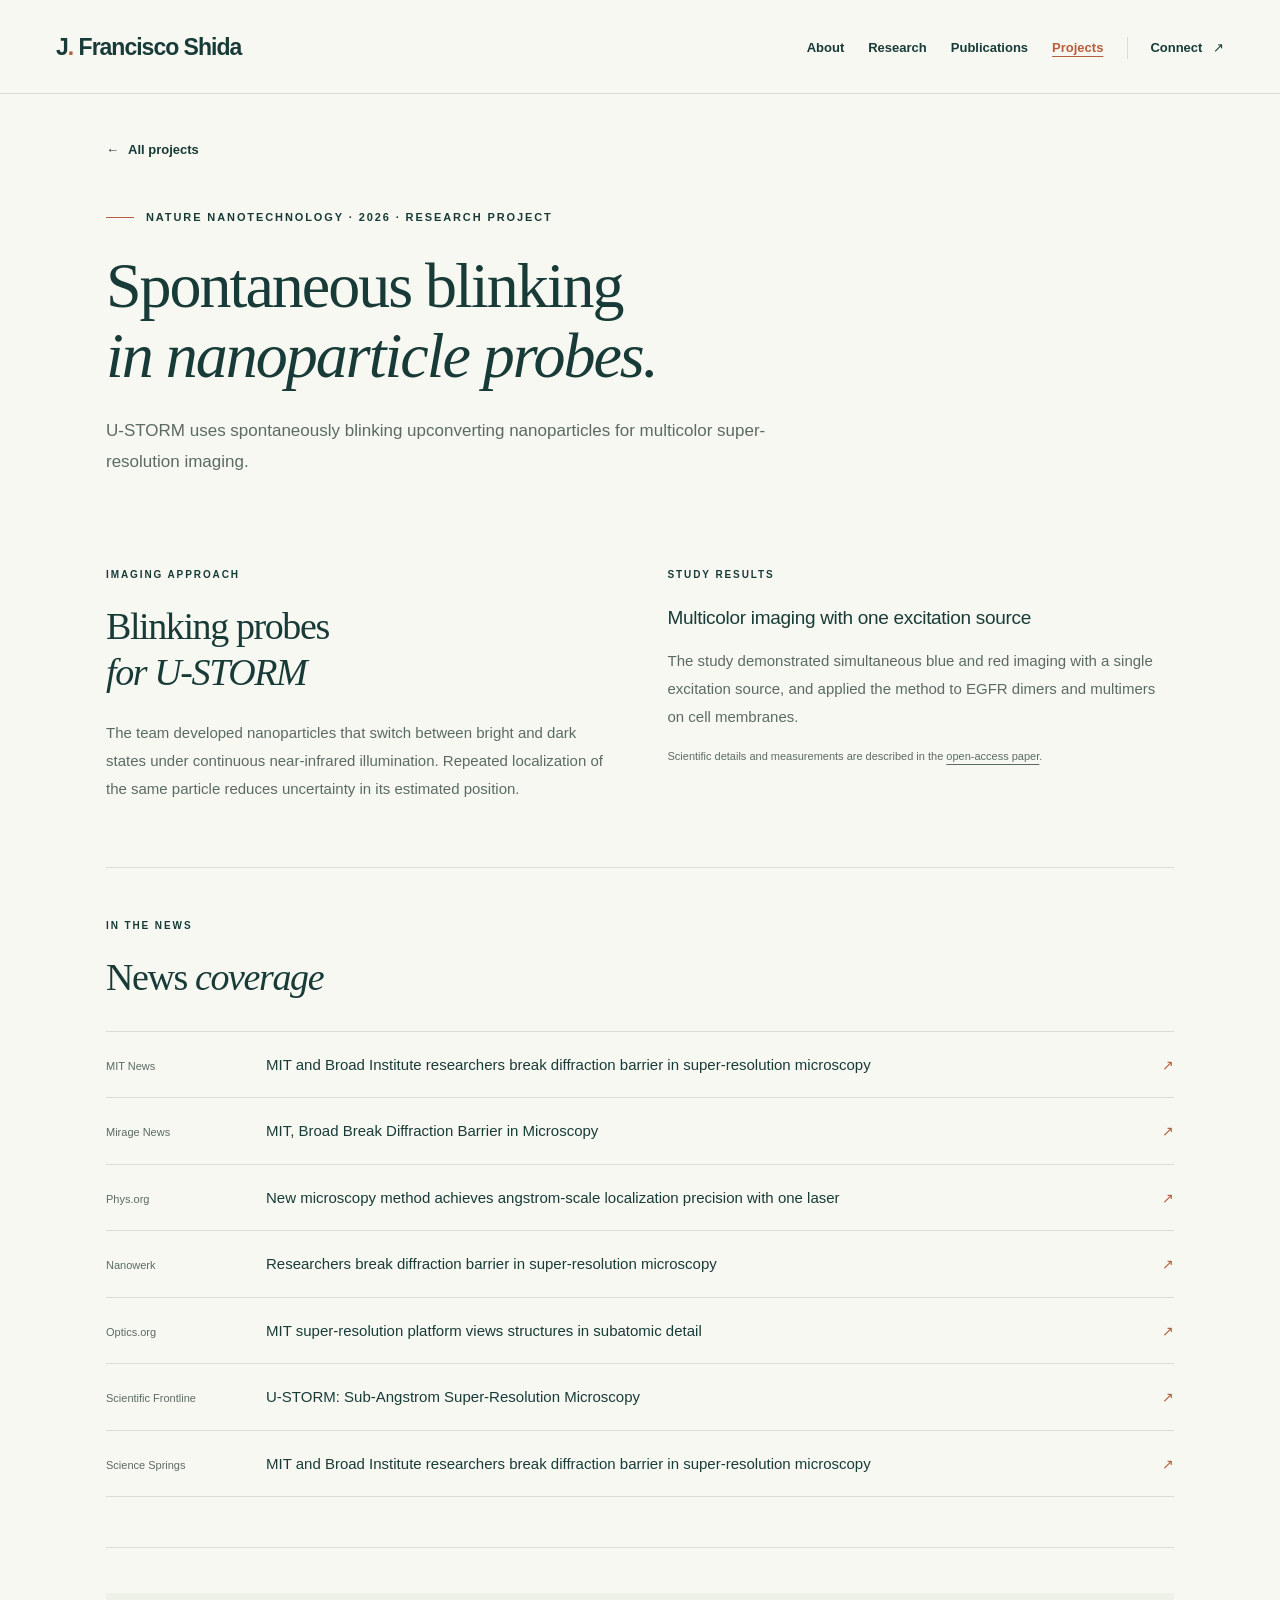
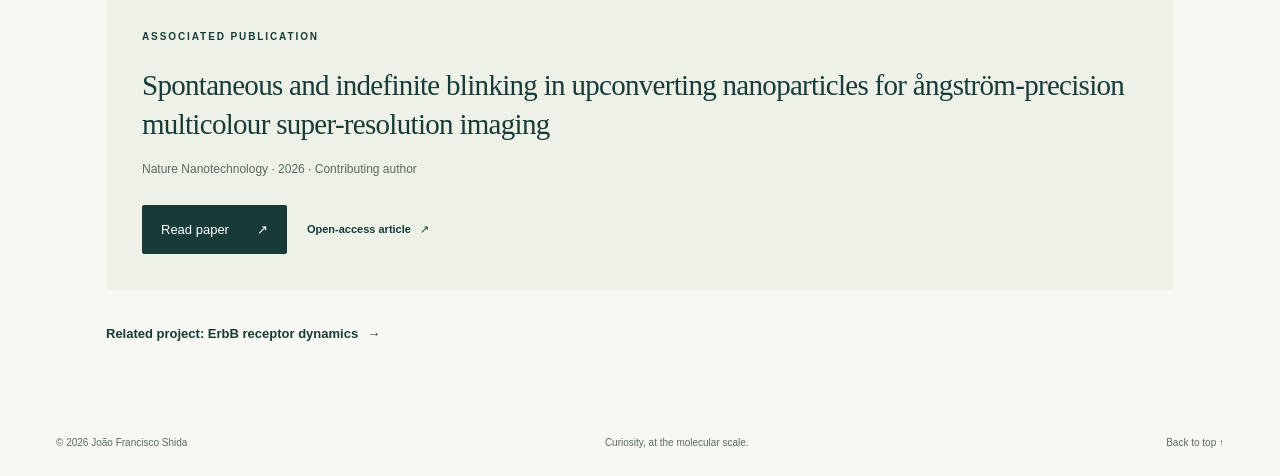
<file: projects/spontaneous-blinking/index.html>
<!doctype html>
<html lang="en">
<head>
  <meta charset="utf-8">
  <meta name="viewport" content="width=device-width, initial-scale=1">
  <title>Spontaneous blinking in nanoparticle probes | João Francisco Shida</title>
  <meta name="description" content="The 2026 U-STORM study of spontaneously blinking upconverting nanoparticles for multicolor super-resolution imaging, with links to news coverage.">
  <meta name="theme-color" content="#183b38">
  <meta property="og:title" content="Spontaneous blinking in nanoparticle probes">
  <meta property="og:description" content="Spontaneously blinking nanoparticle probes for U-STORM. Nature Nanotechnology, 2026.">
  <meta property="og:type" content="article">
  <meta property="og:url" content="https://jfshida.github.io/projects/spontaneous-blinking/">
  <link rel="canonical" href="https://jfshida.github.io/projects/spontaneous-blinking/">
  <link rel="icon" href="../../assets/favicon.svg" type="image/svg+xml">
  <link rel="stylesheet" href="../../styles.css?v=6">
</head>
<body class="projects-page case-page">
  <a class="skip-link" href="#main">Skip to content</a>
  <header class="site-header">
    <a class="wordmark" href="../../index.html" aria-label="João Francisco Shida, home">J<span class="wordmark-dot">.</span> Francisco Shida</a>
    <nav aria-label="Main navigation"><a href="../../index.html#about">About</a><a href="../../index.html#research">Research</a><a href="../../index.html#publications">Publications</a><a href="../index.html" aria-current="page">Projects</a><a href="../../index.html#connect" class="nav-connect">Connect <span aria-hidden="true">↗</span></a></nav>
  </header>
  <main id="main" class="case-main">
    <a class="text-link case-back" href="../index.html"><span aria-hidden="true">←</span> All projects</a>
    <div class="case-heading"><p class="eyebrow"><span class="small-line"></span> Nature Nanotechnology · 2026 · Research project</p><h1>Spontaneous blinking<br><em>in nanoparticle probes.</em></h1><p class="project-intro">U-STORM uses spontaneously blinking upconverting nanoparticles for multicolor super-resolution imaging.</p></div>
    <section class="case-section case-columns" aria-labelledby="approach-title">
      <div><p class="eyebrow">Imaging approach</p><h2 id="approach-title">Blinking probes<br><em>for U-STORM</em></h2><p>The team developed nanoparticles that switch between bright and dark states under continuous near-infrared illumination. Repeated localization of the same particle reduces uncertainty in its estimated position.</p></div>
      <div><p class="eyebrow">Study results</p><h3>Multicolor imaging with one excitation source</h3><p>The study demonstrated simultaneous blue and red imaging with a single excitation source, and applied the method to EGFR dimers and multimers on cell membranes.</p><p class="case-method-note">Scientific details and measurements are described in the <a href="https://www.nature.com/articles/s41565-026-02233-x">open-access paper</a>.</p></div>
    </section>
    <section class="case-section case-news" aria-labelledby="news-title">
      <p class="eyebrow">In the news</p><h2 id="news-title">News <em>coverage</em></h2>
      <ul class="news-list">
        <li><a href="https://news.mit.edu/2026/researchers-break-diffraction-barrier-super-resolution-microscopy-0729"><span class="news-source">MIT News</span><span class="news-title">MIT and Broad Institute researchers break diffraction barrier in super-resolution microscopy</span><span aria-hidden="true">↗</span></a></li>
        <li><a href="https://www.miragenews.com/mit-broad-break-diffraction-barrier-in-1718592/"><span class="news-source">Mirage News</span><span class="news-title">MIT, Broad Break Diffraction Barrier in Microscopy</span><span aria-hidden="true">↗</span></a></li>
        <li><a href="https://phys.org/news/2026-07-microscopy-method-angstrom-scale-localization.html"><span class="news-source">Phys.org</span><span class="news-title">New microscopy method achieves angstrom-scale localization precision with one laser</span><span aria-hidden="true">↗</span></a></li>
        <li><a href="https://www.nanowerk.com/nanotechnology-news3/newsid=69904.php"><span class="news-source">Nanowerk</span><span class="news-title">Researchers break diffraction barrier in super-resolution microscopy</span><span aria-hidden="true">↗</span></a></li>
        <li><a href="https://www.optics.org/news/mit-super-resolution-platform-views-structures-in-subatomic-detail"><span class="news-source">Optics.org</span><span class="news-title">MIT super-resolution platform views structures in subatomic detail</span><span aria-hidden="true">↗</span></a></li>
        <li><a href="https://www.sflorg.com/2026/07/chm07292602.html"><span class="news-source">Scientific Frontline</span><span class="news-title">U-STORM: Sub-Angstrom Super-Resolution Microscopy</span><span aria-hidden="true">↗</span></a></li>
        <li><a href="https://sciencesprings.wordpress.com/2026/07/31/from-the-massachusetts-institute-of-technology-with-the-broad-institute-of-mit-and-harvard-mit-and-broad-institute-researchers-break-diffraction-barrier-in-super-resolution-microscopy/"><span class="news-source">Science Springs</span><span class="news-title">MIT and Broad Institute researchers break diffraction barrier in super-resolution microscopy</span><span aria-hidden="true">↗</span></a></li>
      </ul>
    </section>
    <section class="case-publication" aria-labelledby="paper-title"><p class="eyebrow">Associated publication</p><h2 id="paper-title">Spontaneous and indefinite blinking in upconverting nanoparticles for ångström-precision multicolour super-resolution imaging</h2><p>Nature Nanotechnology · 2026 · Contributing author</p><div class="case-links"><a class="button-primary" href="https://doi.org/10.1038/s41565-026-02233-x">Read paper <span aria-hidden="true">↗</span></a><a class="text-link" href="https://www.nature.com/articles/s41565-026-02233-x">Open-access article <span aria-hidden="true">↗</span></a></div></section>
    <div class="case-next"><a class="text-link" href="../erbb-dynamics/index.html">Related project: ErbB receptor dynamics <span aria-hidden="true">→</span></a></div>
  </main>
  <footer><span>© 2026 João Francisco Shida</span><span>Curiosity, at the molecular scale.</span><a href="#main">Back to top ↑</a></footer>
</body>
</html>
</file>
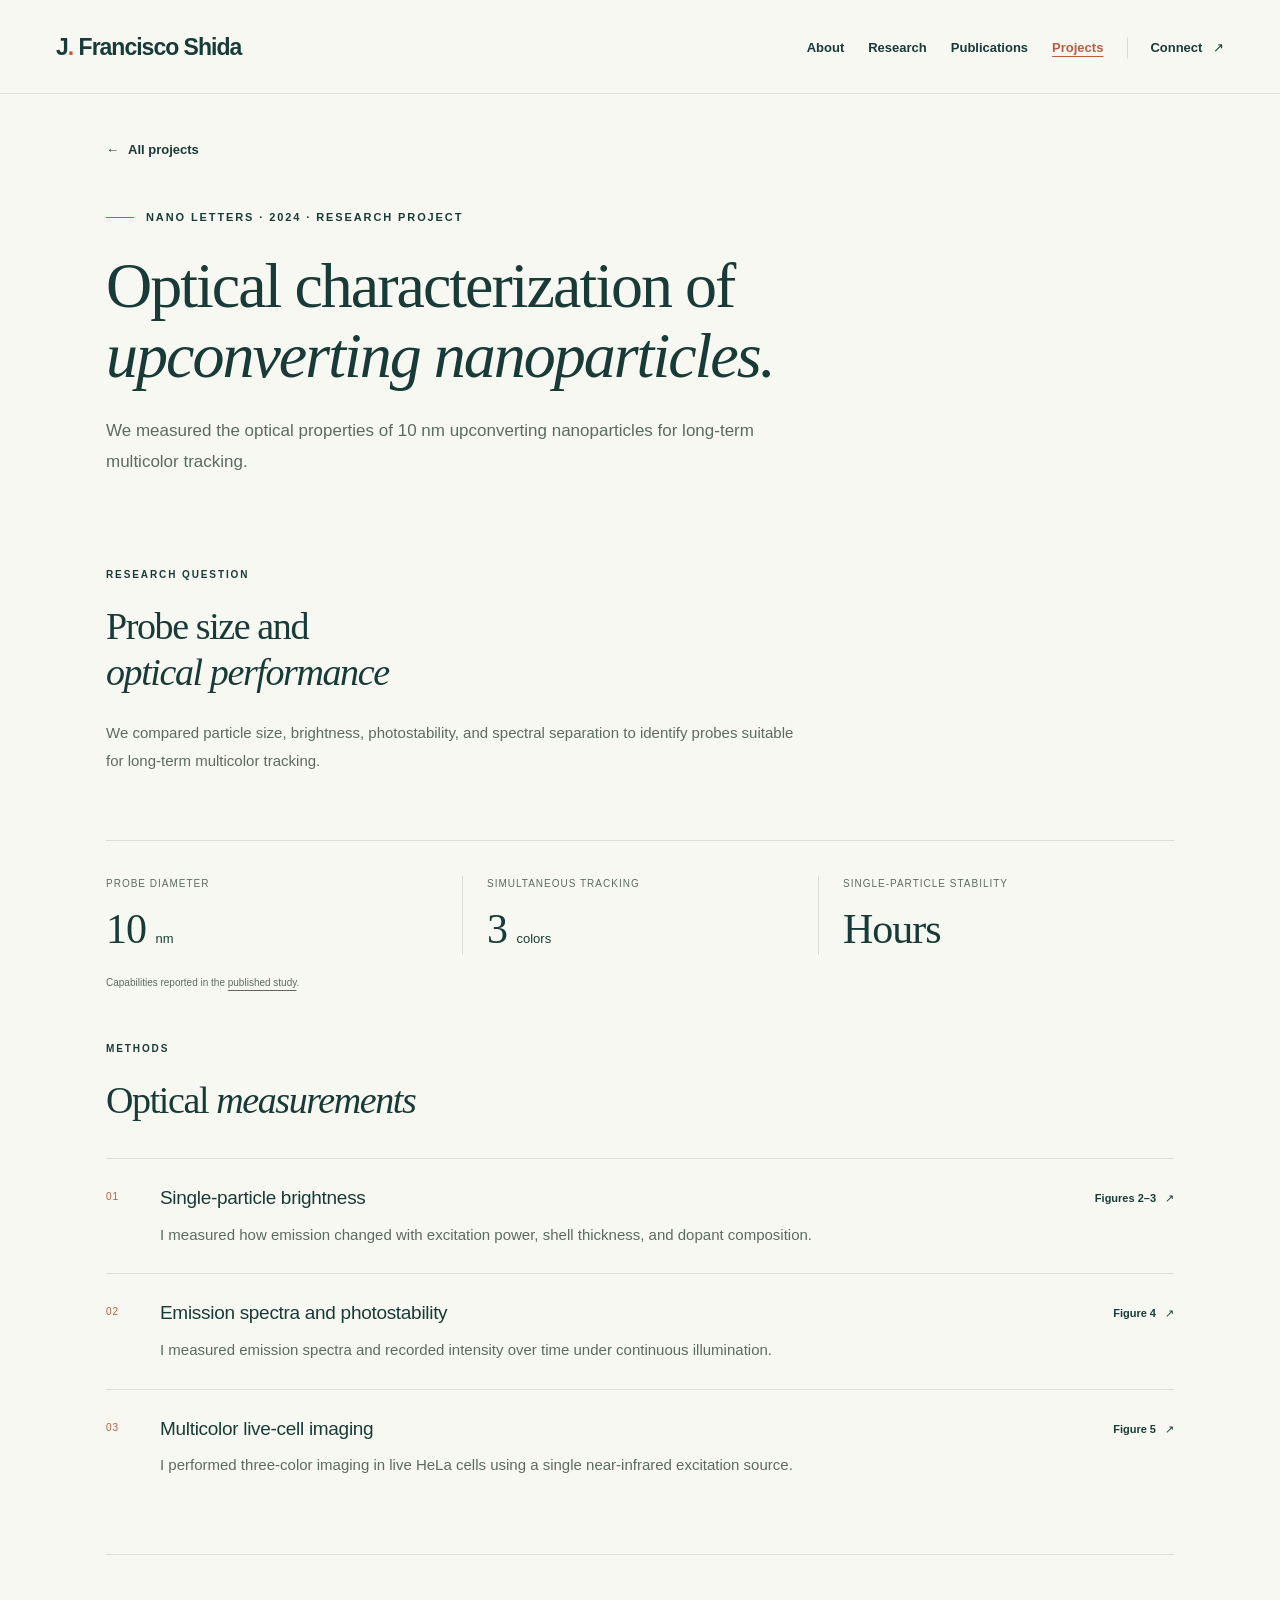
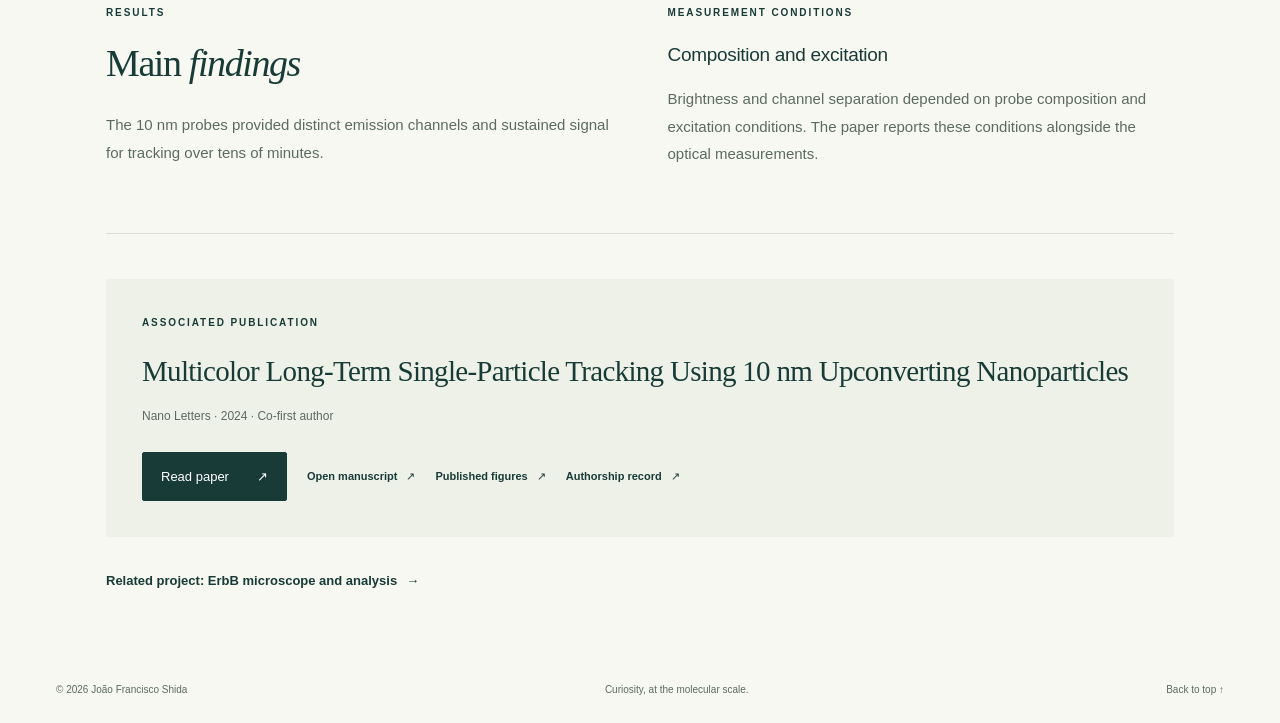
<file: projects/ucnp-optical-measurements/index.html>
<!doctype html>
<html lang="en">
<head>
  <meta charset="utf-8">
  <meta name="viewport" content="width=device-width, initial-scale=1">
  <title>Optical characterization of upconverting nanoparticles | João Francisco Shida</title>
  <meta name="description" content="João Francisco Shida's optical measurements for the co-first-author 2024 Nano Letters paper on 10 nm upconverting nanoparticles for multicolor tracking.">
  <meta name="theme-color" content="#183b38">
  <meta property="og:title" content="Optical characterization of upconverting nanoparticles">
  <meta property="og:description" content="Optical characterization by João Francisco Shida. Nano Letters, 2024.">
  <meta property="og:type" content="article">
  <meta property="og:url" content="https://jfshida.github.io/projects/ucnp-optical-measurements/">
  <link rel="canonical" href="https://jfshida.github.io/projects/ucnp-optical-measurements/">
  <link rel="icon" href="../../assets/favicon.svg" type="image/svg+xml">
  <link rel="stylesheet" href="../../styles.css?v=6">
</head>
<body class="projects-page case-page">
  <a class="skip-link" href="#main">Skip to content</a>
  <header class="site-header">
    <a class="wordmark" href="../../index.html" aria-label="João Francisco Shida, home">J<span class="wordmark-dot">.</span> Francisco Shida</a>
    <nav aria-label="Main navigation"><a href="../../index.html#about">About</a><a href="../../index.html#research">Research</a><a href="../../index.html#publications">Publications</a><a href="../index.html" aria-current="page">Projects</a><a href="../../index.html#connect" class="nav-connect">Connect <span aria-hidden="true">↗</span></a></nav>
  </header>
  <main id="main" class="case-main">
    <a class="text-link case-back" href="../index.html"><span aria-hidden="true">←</span> All projects</a>
    <div class="case-heading"><p class="eyebrow"><span class="small-line"></span> Nano Letters · 2024 · Research project</p><h1>Optical characterization of<br><em>upconverting nanoparticles.</em></h1><p class="project-intro">We measured the optical properties of 10 nm upconverting nanoparticles for long-term multicolor tracking.</p></div>
    <section class="case-section" aria-labelledby="question-title"><p class="eyebrow">Research question</p><h2 id="question-title">Probe size and<br><em>optical performance</em></h2><p class="case-prose">We compared particle size, brightness, photostability, and spectral separation to identify probes suitable for long-term multicolor tracking.</p></section>
    <dl class="project-metrics" aria-label="Published probe capabilities"><div><dt>Probe diameter</dt><dd>10 <span>nm</span></dd></div><div><dt>Simultaneous tracking</dt><dd>3 <span>colors</span></dd></div><div><dt>Single-particle stability</dt><dd>Hours</dd></div></dl><p class="metric-note">Capabilities reported in the <a href="https://pubmed.ncbi.nlm.nih.gov/38497588/">published study</a>.</p>
    <section class="case-section" aria-labelledby="measurements-title"><p class="eyebrow">Methods</p><h2 id="measurements-title">Optical <em>measurements</em></h2>
      <div class="measurement-list">
        <article><span class="case-number">01</span><div><h3>Single-particle brightness</h3><p>I measured how emission changed with excitation power, shell thickness, and dopant composition.</p></div><a class="text-link" href="https://pubmed.ncbi.nlm.nih.gov/38497588/">Figures 2–3 <span aria-hidden="true">↗</span></a></article>
        <article><span class="case-number">02</span><div><h3>Emission spectra and photostability</h3><p>I measured emission spectra and recorded intensity over time under continuous illumination.</p></div><a class="text-link" href="https://pubmed.ncbi.nlm.nih.gov/38497588/">Figure 4 <span aria-hidden="true">↗</span></a></article>
        <article><span class="case-number">03</span><div><h3>Multicolor live-cell imaging</h3><p>I performed three-color imaging in live HeLa cells using a single near-infrared excitation source.</p></div><a class="text-link" href="https://pubmed.ncbi.nlm.nih.gov/38497588/">Figure 5 <span aria-hidden="true">↗</span></a></article>
      </div>
    </section>
    <section class="case-section case-columns" aria-label="Results and measurement conditions"><div><p class="eyebrow">Results</p><h2>Main <em>findings</em></h2><p>The 10 nm probes provided distinct emission channels and sustained signal for tracking over tens of minutes.</p></div><div><p class="eyebrow">Measurement conditions</p><h3>Composition and excitation</h3><p>Brightness and channel separation depended on probe composition and excitation conditions. The paper reports these conditions alongside the optical measurements.</p></div></section>
    <section class="case-publication" aria-labelledby="paper-title"><p class="eyebrow">Associated publication</p><h2 id="paper-title">Multicolor Long-Term Single-Particle Tracking Using 10 nm Upconverting Nanoparticles</h2><p>Nano Letters · 2024 · Co-first author</p><div class="case-links"><a class="button-primary" href="https://doi.org/10.1021/acs.nanolett.4c00207">Read paper <span aria-hidden="true">↗</span></a><a class="text-link" href="https://pmc.ncbi.nlm.nih.gov/articles/PMC11555556/">Open manuscript <span aria-hidden="true">↗</span></a><a class="text-link" href="https://pubmed.ncbi.nlm.nih.gov/38497588/">Published figures <span aria-hidden="true">↗</span></a><a class="text-link" href="https://www.sampenglab.org/publications">Authorship record <span aria-hidden="true">↗</span></a></div></section>
    <div class="case-next"><a class="text-link" href="../erbb-dynamics/index.html">Related project: ErbB microscope and analysis <span aria-hidden="true">→</span></a></div>
  </main>
  <footer><span>© 2026 João Francisco Shida</span><span>Curiosity, at the molecular scale.</span><a href="#main">Back to top ↑</a></footer>
</body>
</html>
</file>
<file: styles.css>
:root{--paper:#f8f8f2;--ink:#183b38;--muted:#5b6b63;--line:#d9dfd5;--accent:#b75e3e;--sage:#eef1e7;--serif:Georgia,'Times New Roman',serif;--sans:Inter,'Segoe UI',Arial,sans-serif}

/* Research projects and paper-specific contributions. */
.news-list{list-style:none;padding:0;margin:30px 0 0}.news-list li{border-top:1px solid var(--line)}.news-list li:last-child{border-bottom:1px solid var(--line)}.news-list a{display:grid;grid-template-columns:140px minmax(0,1fr) 18px;gap:20px;align-items:baseline;padding:20px 0;text-decoration:none}.news-source{font-size:11px;color:var(--muted);line-height:1.7}.news-title{font-size:15px;line-height:1.7;overflow-wrap:anywhere}.news-list a:hover .news-title{text-decoration:underline}.news-list a>span:last-child{font-size:14px;color:var(--accent);text-align:right}@media(max-width:700px){.news-list a{grid-template-columns:minmax(0,1fr) 18px;gap:7px 15px;padding:18px 0}.news-source{grid-column:1/-1}.news-title{font-size:14px}}
.project-intro{max-width:660px;font-size:17px;line-height:1.8;color:var(--muted);margin-bottom:40px}
.project-directory{margin:55px 0 35px;border-bottom:1px solid var(--line)}
.project-entry{display:grid;grid-template-columns:minmax(160px,1fr) minmax(0,3fr);gap:45px;padding:46px 0;border-top:1px solid var(--line)}
.project-entry-meta .eyebrow{margin:5px 0 15px;letter-spacing:1.4px;font-size:10px}
.role-badge{display:inline-block;border:1px solid #b8cbb9;background:#e5ecdf;color:var(--ink);padding:4px 9px;border-radius:2px;font-size:10px;font-weight:600;letter-spacing:.2px}
.project-entry h2{font-size:39px;margin-bottom:18px}.project-entry h2 a{text-decoration:none}.project-entry h2 a:hover{text-decoration:underline}
.project-entry p{max-width:680px;color:var(--muted);font-size:15px;line-height:1.8}
.skill-list{display:flex;flex-wrap:wrap;gap:7px;list-style:none;padding:0;margin:22px 0 27px}.skill-list li{padding:5px 9px;border:1px solid var(--line);font-size:10px;color:var(--muted);border-radius:2px}
.project-more{font-family:var(--serif);font-size:25px;font-style:italic;color:var(--muted);margin-bottom:28px}
.case-main{width:100%;max-width:1180px;margin:auto;padding:42px 56px 65px;flex:1}.case-back{margin-bottom:48px}
.case-heading h1{font-size:clamp(39px,5vw,65px);letter-spacing:-2px;line-height:1.1;margin-bottom:25px}.case-heading .eyebrow{margin-bottom:24px}
.contribution-panel{display:grid;grid-template-columns:minmax(180px,1fr) minmax(0,2fr);gap:40px;background:var(--sage);padding:32px 36px;border-left:3px solid var(--accent);margin-bottom:10px}
.contribution-panel h2{font-size:27px;margin:14px 0 0;letter-spacing:-.6px}.contribution-panel p{font-size:16px;margin:0;line-height:1.85;align-self:center}
.case-section{padding:50px 0;border-bottom:1px solid var(--line)}.case-section .eyebrow{font-size:10px;margin-bottom:20px}.case-section h2{font-size:38px;margin-bottom:24px}.case-section h3{font-size:19px;line-height:1.5;font-weight:500;letter-spacing:-.3px;margin-bottom:15px}
.case-section p:not(.eyebrow){color:var(--muted);font-size:15px;line-height:1.85}.case-prose{max-width:700px}.case-overview{display:grid;grid-template-columns:minmax(0,1fr) minmax(0,1fr);gap:55px;align-items:center}
.case-video{margin:0;min-width:0;background:var(--ink);border-radius:3px;overflow:hidden}.case-video video{width:100%;height:auto;aspect-ratio:16/9;object-fit:contain;display:block;background:#000}.case-video figcaption{font-size:11px;line-height:1.8;color:#d0ddce;padding:18px 22px}
.project-metrics{display:grid;grid-template-columns:repeat(3,minmax(0,1fr));gap:0;margin:35px 0 12px}.project-metrics>div{padding:0 24px;border-left:1px solid var(--line)}.project-metrics>div:first-child{padding-left:0;border:0}.project-metrics dt{font-size:10px;color:var(--muted);letter-spacing:1px;text-transform:uppercase;margin-bottom:12px}.project-metrics dd{margin:0;font-family:var(--serif);font-size:42px;line-height:1.2;letter-spacing:-1px}.project-metrics dd span{font-family:var(--sans);font-size:13px;letter-spacing:0}
.metric-note{font-size:10px;color:var(--muted);margin:20px 0 0}.case-columns{display:grid;grid-template-columns:repeat(2,minmax(0,1fr));gap:55px}.case-columns>div,.case-columns>article{min-width:0}.case-number{display:block;font-size:10px;color:var(--accent);letter-spacing:1px;margin-bottom:14px}.case-method-note{font-size:11px!important;margin:10px 0 0}
.measurement-list{margin-top:35px}.measurement-list article{display:grid;grid-template-columns:32px minmax(0,1fr) 105px;gap:22px;padding:25px 0;border-top:1px solid var(--line);align-items:start}.measurement-list .case-number{margin-top:5px}.measurement-list h3{margin-bottom:8px}.measurement-list p{margin-bottom:0}.measurement-list .text-link{font-size:11px;margin-top:5px;justify-self:end}
.case-publication{background:var(--sage);padding:36px;margin-top:45px}.case-publication .eyebrow{font-size:10px;margin-bottom:20px}.case-publication h2{font-size:29px;line-height:1.35;margin-bottom:16px;letter-spacing:-.7px}.case-publication>p:not(.eyebrow){font-size:12px;color:var(--muted);margin-bottom:25px}.case-links{display:flex;flex-wrap:wrap;gap:20px;align-items:center}.case-links .text-link{font-size:11px}.case-next{padding-top:30px}.case-next .text-link{line-height:1.6}
.paper-contribution{display:flex;align-items:center;flex-wrap:wrap;gap:16px;border-left:2px solid #b8cbb9;padding:2px 0 3px 14px;margin:17px 0 21px}.paper-contribution p{font-size:12px;color:var(--muted);line-height:1.8;margin:9px 0 7px}.paper-contribution strong{color:var(--ink);font-weight:550}.paper-contribution .text-link{font-size:11px}
@media(max-width:1000px){.case-main{padding:35px 32px 55px}.case-overview,.case-columns{gap:32px}.project-entry{gap:28px;grid-template-columns:minmax(150px,1fr) minmax(0,3fr)}.projects-main{padding-left:32px;padding-right:32px}}
@media(max-width:700px){.project-intro{font-size:15px;margin-bottom:30px}.project-directory{margin-top:35px}.project-entry{grid-template-columns:1fr;gap:22px;padding:32px 0}.project-entry-meta{display:flex;align-items:center;flex-wrap:wrap;gap:15px}.project-entry-meta .eyebrow{margin:0}.project-entry h2{font-size:31px}.project-entry p{font-size:14px}.case-main{padding:28px 22px 45px}.case-back{margin-bottom:35px}.case-heading h1{font-size:clamp(35px,7.8vw,48px);letter-spacing:-1.2px}.case-heading .eyebrow{font-size:9px;letter-spacing:1.2px}.contribution-panel{grid-template-columns:1fr;gap:20px;padding:25px 22px}.contribution-panel p{font-size:14px}.case-overview,.case-columns{grid-template-columns:1fr;gap:30px}.case-section{padding:35px 0}.case-section h2{font-size:32px}.case-section p:not(.eyebrow){font-size:14px}.project-metrics{gap:16px}.project-metrics>div{padding:0 0 0 12px}.project-metrics dt{font-size:8px;letter-spacing:.3px}.project-metrics dd{font-size:29px;letter-spacing:-.6px}.project-metrics dd span{font-size:10px;display:block;margin-top:6px}.measurement-list article{grid-template-columns:22px minmax(0,1fr);gap:14px}.measurement-list .text-link{grid-column:2;justify-self:start;margin-top:0}.case-publication{padding:26px 22px;margin-top:35px}.case-publication h2{font-size:25px}.case-links{gap:18px}.skill-list{margin:19px 0 22px}.project-metrics dd{overflow-wrap:anywhere}}
@media print{.case-main,.projects-main{padding:0;max-width:none}.case-back,.case-next,.case-video{display:none}.case-heading h1{font-size:30pt}.contribution-panel,.case-publication{background:white;border:1px solid #ccc;padding:15px}.case-section{padding:20px 0}.case-section h2{font-size:22pt}.case-columns{gap:25px}.project-entry,.project-metrics,.contribution-panel{break-inside:avoid}.case-links .button-primary{background:white;color:black}.paper-contribution{break-inside:avoid}}
*{box-sizing:border-box}html{scroll-behavior:smooth;scroll-padding-top:92px}body{margin:0;background:var(--paper);color:var(--ink);font-family:var(--sans);font-size:16px;line-height:1.65;-webkit-font-smoothing:antialiased}a{color:inherit;text-underline-offset:4px}button,input,select,textarea{font:inherit}button,a,input,select,textarea{-webkit-tap-highlight-color:transparent}a:focus-visible,button:focus-visible,input:focus-visible,select:focus-visible,textarea:focus-visible{outline:3px solid var(--accent);outline-offset:5px}button{cursor:pointer}button:disabled{cursor:wait}::selection{background:#cee0d1;color:var(--ink)}[hidden]{display:none!important}.sr-only{position:absolute;width:1px;height:1px;padding:0;margin:-1px;overflow:hidden;clip:rect(0,0,0,0);white-space:nowrap;border:0}.skip-link{position:fixed;top:-100px;left:20px;z-index:100;background:var(--ink);color:white;padding:12px 20px}.skip-link:focus{top:12px}
.site-header{width:100%;gap:24px;flex-wrap:wrap;max-width:1280px;margin:auto;padding:29px 56px 26px;display:flex;align-items:center;justify-content:space-between;border-bottom:1px solid var(--line)}.wordmark{flex-shrink:0;font-size:23px;font-weight:650;letter-spacing:-1px;text-decoration:none}.wordmark-dot{color:var(--accent)}nav{display:flex;align-items:center;flex-wrap:wrap;gap:24px;font-size:13px;font-weight:550}nav a{text-decoration:none}nav a:hover{color:var(--accent)}.nav-connect{padding-left:22px;border-left:1px solid var(--line)}.nav-connect span{margin-left:7px}
.hero{max-width:1280px;margin:auto;display:grid;grid-template-columns:minmax(0,1.16fr) minmax(0,1fr);gap:64px;padding:78px 56px 88px;align-items:center}.eyebrow{font-size:11px;text-transform:uppercase;letter-spacing:1.9px;font-weight:600;display:flex;align-items:center;gap:12px;margin:0 0 26px}.small-line{height:1px;width:28px;background:var(--accent)}h1,h2,h3,p{margin-top:0}h1{font-family:var(--serif);font-size:clamp(50px,5.6vw,77px);line-height:1.05;letter-spacing:-3px;font-weight:400;margin-bottom:28px}h1 em,h2 em{font-weight:400}.name-dot{color:var(--accent)}.hero-intro{font-size:23px;line-height:1.35;letter-spacing:-.6px;margin-bottom:17px}.hero-description{max-width:430px;font-size:15px;line-height:1.8;color:var(--muted);margin-bottom:28px}.hero-links{display:flex;align-items:center;gap:25px}.button-primary{display:inline-flex;align-items:center;justify-content:center;gap:28px;background:var(--ink);color:#fff;padding:13px 18px;text-decoration:none;font-size:13px;border:1px solid var(--ink);border-radius:2px}.button-primary:hover{background:#2d5148}.text-link{font-size:13px;font-weight:550;text-decoration:none;display:inline-flex;align-items:center;gap:9px}.text-link:hover{text-decoration:underline}.orcid-icon{background:#a6ce39;color:#183b38;display:inline-flex;width:21px;height:21px;align-items:center;justify-content:center;border-radius:50%;font-size:11px;font-weight:700}.hero-affiliation{margin-top:33px;margin-bottom:0;color:var(--muted);font-size:12px;line-height:1.8}.hero-affiliation a{text-decoration:none}.hero-affiliation a:hover{text-decoration:underline}.hero-copy,.research-content,.about-content,.publications-content{min-width:0}.molecule-figure{width:100%;max-width:440px;min-width:0;justify-self:end;margin:0;background:#173c37;color:#e6eee5;border-radius:3px;overflow:hidden;box-shadow:14px 14px 0 #e9eee2}.figure-top{display:flex;align-items:center;justify-content:space-between;padding:24px 26px 0;font-size:9px;letter-spacing:2px;color:#c2d6cc}.figure-dot{height:6px;width:6px;background:#afcf94;border-radius:50%}.trajectory{width:100%;display:block;margin-top:0}.molecule-figure figcaption{padding:20px 26px 25px;border-top:1px solid #ffffff1b}.figure-caption-title{font-family:var(--serif);font-size:19px;letter-spacing:-.2px}.figure-caption-sub{display:flex;align-items:center;gap:12px;font-size:9px;letter-spacing:.3px;margin-top:8px;color:#b6cec3}.color-key{display:flex;gap:4px}.color-key i{width:6px;height:6px;background:#a1d6ea;border-radius:50%}.color-key i:nth-child(2){background:#b9d9a8}.color-key i:nth-child(3){background:#f1b183}
.section{max-width:1280px;margin:auto;padding:76px 56px;display:grid;grid-template-columns:175px 1fr;gap:24px;border-top:1px solid var(--line)}.section-label{font-size:11px;letter-spacing:1.6px;text-transform:uppercase;padding-top:9px;color:var(--muted)}h2{font-family:var(--serif);font-size:42px;font-weight:400;line-height:1.2;letter-spacing:-1.4px;margin-bottom:30px}.about-columns{display:grid;grid-template-columns:1.2fr 1fr;gap:54px}.about-columns p{color:var(--muted);font-size:14px;line-height:1.9;margin-bottom:18px}.profile-details{margin:0;padding-left:28px;border-left:1px solid var(--line);font-size:13px}.profile-details div{margin-bottom:19px}.profile-details dt{font-size:9px;letter-spacing:1.6px;text-transform:uppercase;color:var(--muted);margin-bottom:5px}.profile-details dd{margin:0;line-height:1.7}.profile-details a{text-decoration:none;font-size:12px}.profile-details a:hover{text-decoration:underline}
.research{background:var(--sage)}.section-heading{display:flex;justify-content:space-between;align-items:end;gap:24px;margin-bottom:30px}.section-heading h2{margin-bottom:0}.section-heading>p{font-size:13px;color:var(--muted);line-height:1.7;margin-bottom:5px}.research-list{margin-top:37px}.research-list article{display:grid;grid-template-columns:34px 1fr 42px;gap:18px;padding:25px 0;border-top:1px solid #d3dccb}.theme-number{font-size:10px;color:var(--muted);margin-top:5px}.research-list h3{font-size:17px;letter-spacing:-.3px;font-weight:500;margin-bottom:8px}.research-list p{font-size:13px;color:var(--muted);line-height:1.8;margin:0;max-width:580px}.theme-symbol{font-size:35px;line-height:1.1;color:#7a947d;text-align:right}.pub-source{font-size:12px;color:var(--muted);margin:10px 0 0}.pub-source a{text-decoration:none}.bib-download{white-space:nowrap;margin-bottom:5px}.publication-tools{display:flex;gap:12px;margin:34px 0 10px}.search-box{display:flex;align-items:center;gap:12px;border:1px solid var(--line);background:#fff9;padding:9px 13px;flex:1;border-radius:2px}.search-box svg{height:16px;width:16px;fill:none;stroke:var(--muted);stroke-width:1.5;flex-shrink:0}.search-box input{width:100%;border:0;color:var(--ink);background:transparent;min-width:0;font-size:12px}.search-box input::placeholder{color:var(--muted)}.year-select select{height:100%;border:1px solid var(--line);color:var(--ink);background:var(--paper);padding:9px 29px 9px 12px;font-size:12px;border-radius:2px}.publication{display:grid;grid-template-columns:55px 1fr;gap:19px;padding:30px 0;border-bottom:1px solid var(--line)}.paper-year{font-size:11px;padding-top:2px;color:var(--muted);font-variant-numeric:tabular-nums}.paper-journal{font-size:10px;color:var(--accent);font-weight:600;letter-spacing:.4px;margin-bottom:10px;line-height:1.7}.publication h3{font-family:var(--serif);font-size:23px;font-weight:400;line-height:1.35;letter-spacing:-.3px;margin-bottom:12px}.publication h3 a{text-decoration:none}.publication h3 a:hover{text-decoration:underline}.paper-arrow{font-family:var(--sans);font-size:17px;margin-left:9px;color:var(--accent);white-space:nowrap}.authors{font-size:11px;color:var(--muted);line-height:1.8;margin-bottom:13px}.authors strong{font-weight:600;color:var(--ink)}.paper-actions{display:flex;align-items:center;gap:23px;flex-wrap:wrap;font-size:10px;font-weight:500}.paper-actions a{text-decoration:none}.paper-actions a:hover{text-decoration:underline}.paper-actions a span{margin-left:4px}.copy-citation{font-size:10px;padding:0;color:var(--muted);border:0;background:none;text-underline-offset:3px}.copy-citation:hover{text-decoration:underline}.source-note{font-size:10px;color:var(--muted);margin:24px 0 0;line-height:1.8}#no-results{padding:30px 0;font-size:14px}#clear-filters{background:none;border:0;color:var(--accent);text-decoration:underline}
.connect-section{max-width:1280px;margin:auto;background:var(--ink);color:var(--paper);padding:65px 56px 66px;position:relative;overflow:hidden}.connect-inner{position:relative;z-index:1;max-width:800px;margin-left:199px}.connect-section .eyebrow{color:#b6c7b6;margin-bottom:22px}.connect-section h2{font-size:48px;margin-bottom:19px}.connect-section p:not(.eyebrow){color:#bdd0c2;font-size:14px;line-height:1.8;margin-bottom:25px}.connect-links{display:flex;gap:32px;flex-wrap:wrap;font-size:14px}.connect-links a{text-decoration:none;border-bottom:1px solid #9ab4a2;padding-bottom:5px}.connect-links a:hover{border-color:white}.connect-links span{margin-left:20px}.connect-mark{position:absolute;right:50px;bottom:-52px;font-family:var(--serif);font-size:245px;font-style:italic;line-height:1;color:#7a9c8622;letter-spacing:-17px}footer{max-width:1280px;margin:auto;padding:24px 56px;display:flex;justify-content:space-between;gap:20px;font-size:10px;color:var(--muted)}footer a{text-decoration:none}.toast{position:fixed;left:50%;bottom:28px;transform:translateX(-50%);background:var(--ink);color:white;padding:12px 20px;box-shadow:0 4px 30px #183b3822;font-size:13px;opacity:0;pointer-events:none;transition:opacity .15s;z-index:30;border-radius:2px}.toast.visible{opacity:1}dialog{width:min(640px,calc(100% - 36px));padding:28px;background:var(--paper);color:var(--ink);border:1px solid var(--line);border-radius:3px}dialog::backdrop{background:#183b3866}.dialog-heading{display:flex;justify-content:space-between;align-items:center}.dialog-heading h2{font-size:27px;margin-bottom:14px}.dialog-close{border:0;background:none;color:var(--ink);font-size:26px}dialog p{font-size:13px;color:var(--muted)}dialog textarea{width:100%;height:260px;resize:vertical;font-size:12px;padding:12px;margin-bottom:16px;border:1px solid var(--line);background:#fff;color:var(--ink)}
.hero-video{display:block;width:100%;max-width:100%;min-width:0;height:auto;max-height:248px;aspect-ratio:16/9;background:#000;margin-top:22px;object-fit:contain}.research-micrograph{margin:35px 0 0;display:grid;grid-template-columns:minmax(0,1fr) minmax(0,1.1fr);gap:36px;align-items:center;padding-top:35px;border-top:1px solid #d3dccb}.research-micrograph>a{display:block;min-width:0;max-width:360px;justify-self:end;width:100%;line-height:0}.research-micrograph figcaption{min-width:0;overflow-wrap:anywhere}.research-micrograph img{width:100%;height:auto;display:block;border-radius:2px}.research-micrograph .eyebrow{font-size:9px;letter-spacing:1.5px;margin-bottom:20px}.research-micrograph h3{font-family:var(--serif);font-size:31px;font-weight:400;line-height:1.2;letter-spacing:-.8px;margin-bottom:23px}.research-micrograph dl{margin:0 0 24px}.research-micrograph dl>div{margin-bottom:13px}.research-micrograph dt{font-size:9px;letter-spacing:1.4px;text-transform:uppercase;color:var(--muted);margin-bottom:3px}.research-micrograph dd{font-size:13px;margin:0}.research-micrograph .text-link{font-size:11px}
@media(max-width:700px){.research-micrograph{grid-template-columns:minmax(0,1fr) minmax(0,1fr);gap:18px;padding-top:28px;margin-top:20px}.research-micrograph figcaption{padding-top:0}.research-micrograph h3{font-size:clamp(20px,4vw,27px)}.research-micrograph dl{display:block;margin-bottom:15px}}
@media print{.research-micrograph{break-inside:avoid;grid-template-columns:180px 1fr}.research-micrograph h3{font-size:18pt}}
@media(min-width:1500px){body{padding:0 5vw}.site-header,.hero,.section,.connect-section,footer{max-width:1280px}}
@media(max-width:1000px){.site-header{padding:24px 32px}.hero{padding:58px 32px 65px;gap:35px}h1{font-size:60px}.hero-description{font-size:14px}.hero-links{gap:16px;flex-wrap:wrap}.section{padding:58px 32px;grid-template-columns:125px 1fr;gap:20px}h2{font-size:36px}.about-columns{gap:28px;grid-template-columns:1fr}.profile-details{display:grid;grid-template-columns:1fr 1fr;gap:16px;padding:20px 0 0;border-left:0;border-top:1px solid var(--line)}.profile-details div{margin:0}.section-heading>p{display:none}.connect-section{padding:55px 32px}.connect-inner{margin-left:145px}footer{padding:24px 32px}}
@media(max-width:700px){html{scroll-padding-top:20px}.site-header{padding:20px 22px;gap:20px;align-items:start}.wordmark{font-size:21px;white-space:nowrap}nav{gap:15px;font-size:11px;flex-wrap:wrap;justify-content:end;row-gap:9px}.nav-connect{padding-left:0;border:0}.hero{display:flex;flex-direction:column;align-items:stretch;padding:45px 22px 58px;gap:40px}h1{font-size:64px;letter-spacing:-2.5px}.eyebrow{font-size:9px;letter-spacing:1.5px;margin-bottom:25px}.hero-description{max-width:490px;font-size:14px}.hero-intro{font-size:23px}.hero-links{gap:24px}.hero-affiliation{font-size:11px;margin-top:26px}.molecule-figure{max-width:470px;box-shadow:8px 8px 0 #e9eee2}.figure-top{padding-top:20px}.trajectory{max-height:365px}.figure-caption-sub{font-size:9px}.section{display:block;padding:45px 22px}.section-label{padding:0;margin-bottom:23px;font-size:10px}.about-columns{display:block}.profile-details{margin-top:25px;grid-template-columns:1fr 1fr;font-size:12px;gap:22px 15px}.profile-details div:last-child{grid-column:1/-1}h2{font-size:35px;letter-spacing:-1px}.section-heading{display:block;margin-bottom:25px}.research-list{margin-top:28px}.research-list article{grid-template-columns:24px 1fr 24px;gap:12px;padding:23px 0}.research-list h3{font-size:16px}.theme-symbol{font-size:27px}.research-list p{font-size:12px}.bib-download{margin-top:20px;font-size:12px}.publication-tools{margin-top:22px;gap:8px}.search-box{padding:10px}.search-box input{font-size:11px}.year-select select{padding-right:8px;font-size:11px;max-width:100px}.publication{grid-template-columns:35px 1fr;gap:12px;padding:25px 0}.paper-year{font-size:10px}.publication h3{font-size:21px}.authors{font-size:10px}.paper-actions{gap:16px;font-size:10px}.paper-journal{font-size:9px}.connect-section{padding:45px 22px}.connect-inner{margin:0}.connect-section h2{font-size:39px}.connect-mark{font-size:210px;right:25px;bottom:-35px}.connect-links{gap:25px;font-size:12px}.connect-links span{margin-left:9px}footer{padding:22px;flex-wrap:wrap;font-size:9px;gap:12px}footer>span:nth-child(2){display:none}}
@media(max-width:380px){h1{font-size:55px}.hero-links{gap:16px}.button-primary{gap:15px}.profile-details{grid-template-columns:1fr}.profile-details div:last-child{grid-column:auto}nav{gap:11px}.publication-tools{flex-wrap:wrap}.search-box{flex-basis:100%}}
@media(prefers-reduced-motion:reduce){html{scroll-behavior:auto}.toast{transition:none}}
@media print{body{background:white;color:black;font-size:11pt}.site-header,nav,.molecule-figure,.hero-links,.publication-tools,.paper-actions,.bib-download,.connect-section,footer,.toast,dialog{display:none}.hero,.section{display:block;padding:20px 0;max-width:none;border-color:#ccc}.hero{padding-top:0}h1{font-size:35pt}h2{font-size:23pt}.hero-intro{font-size:16pt}.section-label{margin-bottom:12px}.about-columns{display:block}.profile-details{display:none}.research-list article{break-inside:avoid}.publication{break-inside:avoid;display:block;padding:15px 0}.publication[hidden]{display:block!important}.paper-year{margin-bottom:8px}.authors{font-size:9pt}.publication h3{font-size:15pt}.paper-journal{font-size:9pt}a{text-decoration:none}.paper-arrow{display:none}.publication h3 a::after{content:' (' attr(href) ')';font-family:Arial,sans-serif;font-size:8pt;color:#555}.source-note{font-size:8pt}}

nav a[aria-current=page]{color:var(--accent);text-decoration:underline}.projects-page{min-height:100vh;display:flex;flex-direction:column}.projects-main{width:100%;max-width:1280px;margin:auto;padding:90px 56px 100px;flex:1}.projects-main h1{margin-bottom:45px}.projects-empty{max-width:800px;border-top:1px solid var(--line);border-bottom:1px solid var(--line);padding:65px 0;margin-bottom:35px}.projects-empty h2{margin:0;font-style:italic;color:var(--muted)}.projects-page footer{width:100%}@media(max-width:700px){.site-header nav{justify-content:flex-start;width:100%}.projects-main{padding:50px 22px 70px}.projects-empty{padding:45px 0}.molecule-figure{align-self:center;max-width:440px}.research-micrograph .eyebrow{letter-spacing:1px}.research-micrograph dd{font-size:11px}.research-micrograph h3{margin-bottom:17px}.research-micrograph .text-link{font-size:10px}}
</file>
